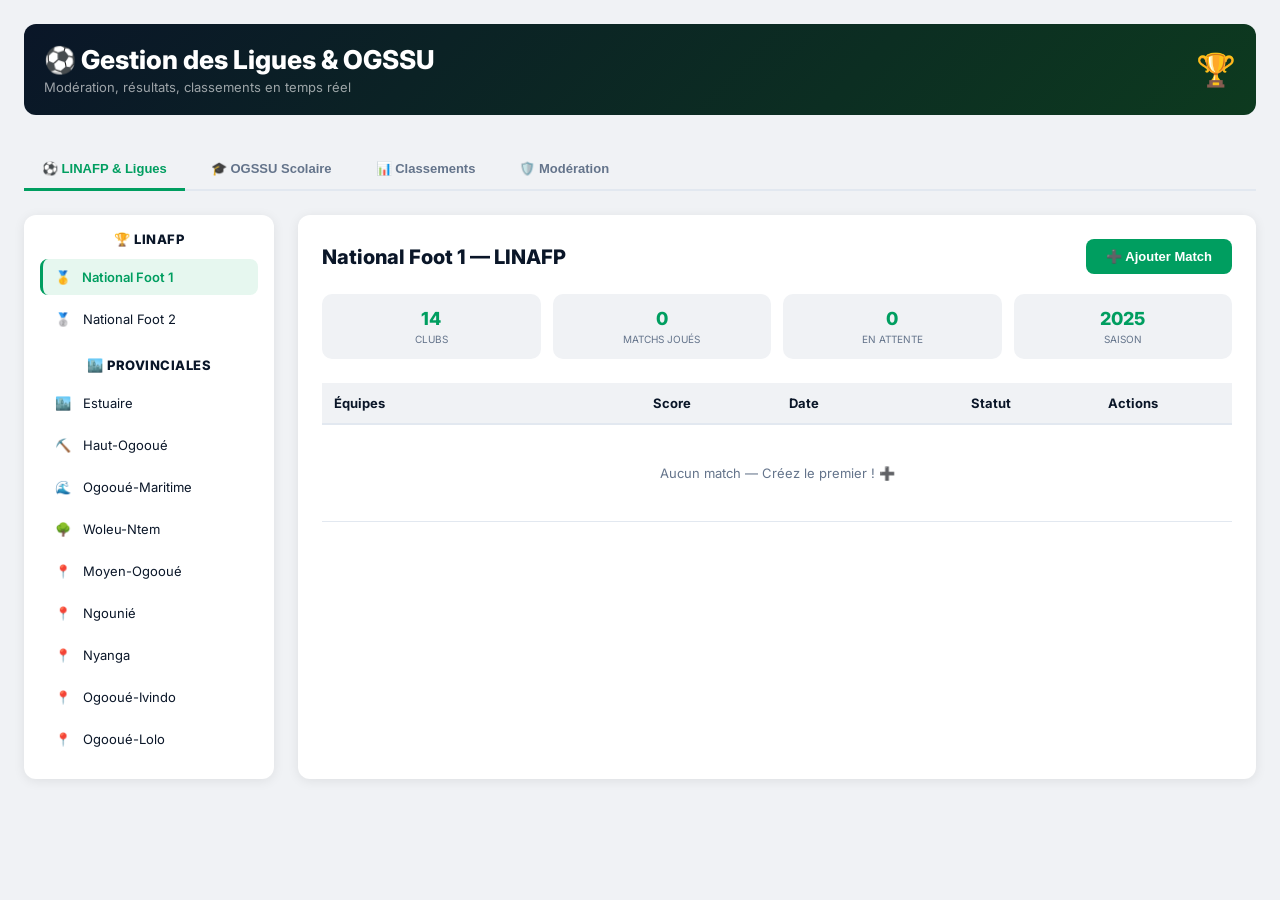
<file: admin-documents.html>
<!DOCTYPE html>
<html lang="fr">
<head>
<meta charset="UTF-8"/>
<meta name="viewport" content="width=device-width,initial-scale=1.0"/>
<title>GFC Admin — Ligues & OGSSU</title>
<link href="https://fonts.googleapis.com/css2?family=Inter:wght@400;500;600;700;800&display=swap" rel="stylesheet"/>
<style>
:root{
  --green:#009E60;--green-dk:#007a47;--green-lt:#e6f7ef;
  --yellow:#FFD700;--navy:#0A1628;--navy-md:#1a2d4a;
  --white:#fff;--gray-bg:#F0F2F5;--gray-bd:#e2e8f0;
  --gray-txt:#64748b;--danger:#ef4444;--warn:#f59e0b;
  --blue:#3b82f6;--purple:#8b5cf6;--orange:#f97316;
  --radius:12px;--shadow:0 2px 12px rgba(0,0,0,.08);
}
*,*::before,*::after{box-sizing:border-box;margin:0;padding:0;}
body{font-family:'Inter',system-ui,sans-serif;background:var(--gray-bg);color:var(--navy);min-height:100vh;}
@keyframes fadeUp{from{opacity:0;transform:translateY(14px)}to{opacity:1;transform:translateY(0)}}

.container{max-width:1400px;margin:0 auto;padding:24px;}
.header{display:flex;align-items:center;justify-content:space-between;margin-bottom:32px;padding:20px;background:linear-gradient(135deg,var(--navy),#0d3a1f);border-radius:var(--radius);color:#fff;}
.header-title{font-size:26px;font-weight:800;}
.header-sub{font-size:13px;color:rgba(255,255,255,.6);margin-top:4px;}

.nav-tabs{display:flex;gap:8px;margin-bottom:24px;border-bottom:2px solid var(--gray-bd);flex-wrap:wrap;}
.nav-tab{padding:12px 18px;border:none;background:none;cursor:pointer;font-size:13px;font-weight:700;color:var(--gray-txt);border-bottom:3px solid transparent;transition:all .2s;position:relative;top:2px;}
.nav-tab:hover{color:var(--navy);}
.nav-tab.active{color:var(--green);border-bottom-color:var(--green);}

.section{display:none;animation:fadeUp .3s ease;}
.section.active{display:block;}

/* LIGUES SECTION */
.ligues-container{display:grid;grid-template-columns:250px 1fr;gap:24px;}
.ligues-sidebar{background:#fff;border-radius:var(--radius);padding:16px;box-shadow:var(--shadow);height:fit-content;position:sticky;top:20px;}
.sidebar-title{font-size:13px;font-weight:800;color:var(--navy);margin-bottom:12px;text-transform:uppercase;letter-spacing:.5px;}
.ligue-item{padding:10px 12px;border-radius:8px;cursor:pointer;font-size:13px;color:var(--navy);transition:all .2s;border-left:3px solid transparent;margin-bottom:6px;}
.ligue-item:hover{background:var(--green-lt);color:var(--green);}
.ligue-item.active{background:var(--green-lt);color:var(--green);border-left-color:var(--green);font-weight:600;}
.ligue-icon{display:inline-block;margin-right:8px;}

.ligues-main{background:#fff;border-radius:var(--radius);padding:24px;box-shadow:var(--shadow);}
.ligue-header{display:flex;align-items:center;justify-content:space-between;margin-bottom:20px;}
.ligue-name{font-size:20px;font-weight:800;color:var(--navy);}
.ligue-info{display:grid;grid-template-columns:repeat(4,1fr);gap:12px;margin-bottom:24px;}
.info-card{background:var(--gray-bg);padding:14px;border-radius:10px;text-align:center;}
.info-value{font-size:18px;font-weight:800;color:var(--green);}
.info-label{font-size:10px;color:var(--gray-txt);margin-top:4px;text-transform:uppercase;}

.matches-table{width:100%;border-collapse:collapse;font-size:13px;}
.matches-table th{background:var(--gray-bg);padding:12px;text-align:left;font-weight:700;color:var(--navy);border-bottom:2px solid var(--gray-bd);}
.matches-table td{padding:12px;border-bottom:1px solid var(--gray-bd);}
.matches-table tbody tr:hover{background:var(--green-lt);}
.match-teams{display:flex;align-items:center;gap:8px;flex:1;}
.team-name{font-weight:600;color:var(--navy);}
.match-score{font-size:16px;font-weight:800;color:var(--green);min-width:60px;text-align:center;}
.match-status{display:inline-block;padding:4px 10px;border-radius:6px;font-size:11px;font-weight:700;}
.match-status.pending{background:rgba(245,158,11,.2);color:#b45309;}
.match-status.played{background:rgba(0,158,96,.2);color:var(--green);}
.match-status.live{background:rgba(59,130,246,.2);color:var(--blue);animation:pulse 1.5s infinite;}
.match-actions{display:flex;gap:6px;}
.btn-sm{padding:6px 12px;border:none;border-radius:6px;font-size:11px;font-weight:700;cursor:pointer;transition:all .2s;}
.btn-sm.edit{background:var(--blue);color:#fff;}
.btn-sm.delete{background:var(--danger);color:#fff;}
.btn-sm:hover{transform:translateY(-1px);box-shadow:0 4px 12px rgba(0,0,0,.15);}

.form-group{margin-bottom:16px;}
.form-label{display:block;font-size:12px;font-weight:700;color:var(--navy);margin-bottom:6px;text-transform:uppercase;letter-spacing:.3px;}
.form-input,.form-select{width:100%;padding:10px 12px;border:1.5px solid var(--gray-bd);border-radius:8px;font-size:13px;font-family:'Inter',sans-serif;}
.form-input:focus,.form-select:focus{outline:none;border-color:var(--green);background:var(--green-lt);}

.modal{display:none;position:fixed;inset:0;background:rgba(0,0,0,.4);z-index:1000;align-items:center;justify-content:center;}
.modal.open{display:flex;}
.modal-content{background:#fff;border-radius:var(--radius);padding:28px;max-width:500px;width:90%;box-shadow:0 20px 60px rgba(0,0,0,.2);}
.modal-title{font-size:18px;font-weight:800;color:var(--navy);margin-bottom:16px;}
.modal-footer{display:flex;gap:12px;margin-top:24px;justify-content:flex-end;}
.btn{padding:10px 20px;border:none;border-radius:8px;font-size:13px;font-weight:700;cursor:pointer;transition:all .2s;}
.btn.green{background:var(--green);color:#fff;}
.btn.gray{background:var(--gray-bg);color:var(--navy);}
.btn.green:hover{background:var(--green-dk);}
.btn.gray:hover{background:#e2e8f0;}

/* OGSSU SECTION */
.ogssu-container{background:#fff;border-radius:var(--radius);padding:24px;box-shadow:var(--shadow);}
.ogssu-header{background:linear-gradient(135deg,var(--purple),#6d28d9);color:#fff;padding:20px;border-radius:10px;margin-bottom:24px;}
.ogssu-title{font-size:18px;font-weight:800;margin-bottom:4px;}
.ogssu-subtitle{font-size:12px;opacity:.8;}

.editions-grid{display:grid;grid-template-columns:repeat(auto-fill,minmax(280px,1fr));gap:16px;margin-bottom:24px;}
.edition-card{background:var(--gray-bg);border-radius:10px;padding:16px;border-left:4px solid var(--purple);}
.edition-year{font-size:14px;font-weight:800;color:var(--navy);}
.edition-info{display:grid;grid-template-columns:1fr 1fr;gap:8px;margin-top:10px;font-size:12px;}
.edition-stat{padding:8px;background:#fff;border-radius:6px;}
.edition-stat-label{color:var(--gray-txt);font-weight:600;}
.edition-stat-value{color:var(--purple);font-weight:800;font-size:14px;}

.disciplines-grid{display:grid;grid-template-columns:repeat(auto-fill,minmax(150px,1fr));gap:12px;margin-bottom:24px;}
.discipline-badge{padding:10px;background:var(--gray-bg);border-radius:8px;text-align:center;border:1.5px solid var(--gray-bd);}
.discipline-icon{font-size:20px;display:block;margin-bottom:6px;}
.discipline-name{font-size:12px;font-weight:700;color:var(--navy);}

.results-card{background:var(--gray-bg);border-radius:10px;padding:16px;margin-bottom:16px;}
.results-header{display:flex;justify-content:space-between;align-items:center;margin-bottom:12px;}
.results-title{font-size:13px;font-weight:800;color:var(--navy);}
.btn-add{padding:8px 14px;background:var(--green);color:#fff;border:none;border-radius:6px;font-size:12px;font-weight:700;cursor:pointer;}
.results-list{display:flex;flex-direction:column;gap:8px;}
.result-item{display:flex;align-items:center;justify-content:space-between;padding:10px;background:#fff;border-radius:6px;}
.result-teams{font-size:12px;font-weight:600;color:var(--navy);}
.result-score{font-size:14px;font-weight:800;color:var(--green);margin:0 12px;}
.result-actions{display:flex;gap:6px;}

/* STANDINGS */
.standings-table{width:100%;border-collapse:collapse;font-size:12px;margin-top:16px;}
.standings-table th{background:var(--gray-bg);padding:10px;text-align:left;font-weight:700;color:var(--navy);border-bottom:2px solid var(--gray-bd);}
.standings-table td{padding:10px;border-bottom:1px solid var(--gray-bd);}
.standings-table tbody tr:hover{background:var(--green-lt);}
.rank{font-weight:800;color:var(--navy);width:30px;}
.team{font-weight:600;flex:1;}
.stat{text-align:center;width:40px;color:var(--gray-txt);}
.stat.points{font-weight:800;color:var(--green);width:50px;}

/* RESPONSIVE */
@media (max-width:768px){
  .ligues-container{grid-template-columns:1fr;}
  .ligues-sidebar{position:relative;top:0;}
  .ligue-info{grid-template-columns:repeat(2,1fr);}
  .nav-tabs{flex-direction:column;}
  .editions-grid{grid-template-columns:1fr;}
  .matches-table{font-size:11px;}
  .modal-content{padding:20px;}
}
</style>
<style id="gsc-layout-global">
h1,h2,h3,h4,h5,h6,
[class*="title"]:not(button):not(a):not(input):not(select):not(textarea):not(label):not(th):not(td):not(.no-justify){text-align:center!important;text-wrap:balance}
p:not(button):not(a):not(input):not(select):not(textarea):not(label):not(th):not(td):not(.no-justify),
[class*="excerpt"]:not(button):not(a):not(input):not(select):not(textarea):not(label):not(th):not(td):not(.no-justify),
[class*="desc"]:not(button):not(a):not(input):not(select):not(textarea):not(label):not(th):not(td):not(.no-justify),
[class*="paragraph"]:not(button):not(a):not(input):not(select):not(textarea):not(label):not(th):not(td):not(.no-justify),
[class*="intro"]:not(button):not(a):not(input):not(select):not(textarea):not(label):not(th):not(td):not(.no-justify){text-align:justify!important;text-justify:inter-word;hyphens:auto;-webkit-hyphens:auto;overflow-wrap:break-word;text-wrap:pretty}
</style>
</head>
<body>

<div class="container">
  <!-- HEADER -->
  <div class="header">
    <div>
      <div class="header-title">⚽ Gestion des Ligues & OGSSU</div>
      <div class="header-sub">Modération, résultats, classements en temps réel</div>
    </div>
    <div style="font-size:32px;">🏆</div>
  </div>

  <!-- NAVIGATION -->
  <div class="nav-tabs">
    <button class="nav-tab active" onclick="switchSection('ligues')">⚽ LINAFP & Ligues</button>
    <button class="nav-tab" onclick="switchSection('ogssu')">🎓 OGSSU Scolaire</button>
    <button class="nav-tab" onclick="switchSection('standings')">📊 Classements</button>
    <button class="nav-tab" onclick="switchSection('moderation')">🛡️ Modération</button>
  </div>

  <!-- SECTION LIGUES -->
  <div class="section active" id="section-ligues">
    <div class="ligues-container">
      <!-- SIDEBAR LIGUES -->
      <div class="ligues-sidebar">
        <div class="sidebar-title">🏆 LINAFP</div>
        <div class="ligue-item active" onclick="selectLigue('nf1')"><span class="ligue-icon">🥇</span> National Foot 1</div>
        <div class="ligue-item" onclick="selectLigue('nf2')"><span class="ligue-icon">🥈</span> National Foot 2</div>
        
        <div class="sidebar-title" style="margin-top:20px;">🏙️ Provinciales</div>
        <div class="ligue-item" onclick="selectLigue('estuaire')"><span class="ligue-icon">🏙️</span> Estuaire</div>
        <div class="ligue-item" onclick="selectLigue('hogooue')"><span class="ligue-icon">⛏️</span> Haut-Ogooué</div>
        <div class="ligue-item" onclick="selectLigue('ogmartime')"><span class="ligue-icon">🌊</span> Ogooué-Maritime</div>
        <div class="ligue-item" onclick="selectLigue('woleuntem')"><span class="ligue-icon">🌳</span> Woleu-Ntem</div>
        <div class="ligue-item" onclick="selectLigue('moyen')"><span class="ligue-icon">📍</span> Moyen-Ogooué</div>
        <div class="ligue-item" onclick="selectLigue('ngouniu')"><span class="ligue-icon">📍</span> Ngounié</div>
        <div class="ligue-item" onclick="selectLigue('nyanga')"><span class="ligue-icon">📍</span> Nyanga</div>
        <div class="ligue-item" onclick="selectLigue('ogounindivo')"><span class="ligue-icon">📍</span> Ogooué-Ivindo</div>
        <div class="ligue-item" onclick="selectLigue('ogogolo')"><span class="ligue-icon">📍</span> Ogooué-Lolo</div>
      </div>

      <!-- MAIN CONTENT LIGUES -->
      <div class="ligues-main">
        <div class="ligue-header">
          <div class="ligue-name" id="ligue-title">National Foot 1 — LINAFP</div>
          <button class="btn green" onclick="openModal('match-modal')">➕ Ajouter Match</button>
        </div>

        <div class="ligue-info" id="ligue-info">
          <div class="info-card">
            <div class="info-value" id="info-clubs">14</div>
            <div class="info-label">Clubs</div>
          </div>
          <div class="info-card">
            <div class="info-value" id="info-matches">0</div>
            <div class="info-label">Matchs Joués</div>
          </div>
          <div class="info-card">
            <div class="info-value" id="info-pending">0</div>
            <div class="info-label">En Attente</div>
          </div>
          <div class="info-card">
            <div class="info-value" id="info-saison">2025-26</div>
            <div class="info-label">Saison</div>
          </div>
        </div>

        <table class="matches-table">
          <thead>
            <tr>
              <th style="width:35%;">Équipes</th>
              <th style="width:15%;">Score</th>
              <th style="width:20%;">Date</th>
              <th style="width:15%;">Statut</th>
              <th style="width:15%;">Actions</th>
            </tr>
          </thead>
          <tbody id="matches-list">
            <tr>
              <td colspan="5" style="text-align:center;padding:40px;color:var(--gray-txt);">Aucun match — Créez le premier ! ➕</td>
            </tr>
          </tbody>
        </table>
      </div>
    </div>
  </div>

  <!-- SECTION OGSSU -->
  <div class="section" id="section-ogssu">
    <div class="ogssu-container">
      <div class="ogssu-header">
        <div class="ogssu-title">🎓 OGSSU — Jeux Scolaires & Universitaires</div>
        <div class="ogssu-subtitle">Gestion des éditions et résultats nationaux</div>
      </div>

      <!-- ÉDITIONS -->
      <div style="margin-bottom:32px;">
        <h3 style="font-size:15px;font-weight:800;color:var(--navy);margin-bottom:16px;">📅 Éditions</h3>
        <div class="editions-grid" id="ogssu-editions">
          <!-- Éditions dynamiques -->
        </div>
      </div>

      <!-- DISCIPLINES -->
      <div style="margin-bottom:32px;">
        <h3 style="font-size:15px;font-weight:800;color:var(--navy);margin-bottom:16px;">🏅 Disciplines</h3>
        <div class="disciplines-grid" id="ogssu-disciplines">
          <!-- Disciplines dynamiques -->
        </div>
      </div>

      <!-- RÉSULTATS FINALES FOOTBALL -->
      <div>
        <h3 style="font-size:15px;font-weight:800;color:var(--navy);margin-bottom:16px;">⚽ Résultats Finales — Football (41e Édition)</h3>
        <div class="results-card">
          <div class="results-header">
            <div class="results-title">Catégories & Finalistes</div>
            <button class="btn-add" onclick="openModal('result-modal')">➕ Ajouter Résultat</button>
          </div>
          <div class="results-list" id="ogssu-results">
            <div style="color:var(--gray-txt);text-align:center;padding:20px;">Aucun résultat enregistré</div>
          </div>
        </div>
      </div>

      <!-- STANDINGS OGSSU -->
      <div style="margin-top:24px;">
        <h3 style="font-size:15px;font-weight:800;color:var(--navy);margin-bottom:16px;">🏆 Classement des Provinces (41e Édition)</h3>
        <table class="standings-table" id="ogssu-standings">
          <thead>
            <tr>
              <th>#</th>
              <th>Province</th>
              <th>Or</th>
              <th>Argent</th>
              <th>Bronze</th>
              <th>Total Titres</th>
            </tr>
          </thead>
          <tbody>
            <!-- Dynamique -->
          </tbody>
        </table>
      </div>
    </div>
  </div>

  <!-- SECTION STANDINGS -->
  <div class="section" id="section-standings">
    <div style="background:#fff;border-radius:var(--radius);padding:24px;box-shadow:var(--shadow);">
      <h2 style="font-size:18px;font-weight:800;color:var(--navy);margin-bottom:20px;">📊 Classements Détaillés</h2>
      
      <div style="display:grid;grid-template-columns:1fr 1fr;gap:24px;">
        <div>
          <h3 style="font-size:14px;font-weight:800;color:var(--navy);margin-bottom:12px;">National Foot 1</h3>
          <table class="standings-table" id="nf1-standings">
            <thead>
              <tr>
                <th>#</th>
                <th>Club</th>
                <th>J</th>
                <th>G</th>
                <th>N</th>
                <th>P</th>
                <th>Pts</th>
              </tr>
            </thead>
            <tbody id="nf1-standings-body">
            </tbody>
          </table>
        </div>
        <div>
          <h3 style="font-size:14px;font-weight:800;color:var(--navy);margin-bottom:12px;">National Foot 2</h3>
          <table class="standings-table" id="nf2-standings">
            <thead>
              <tr>
                <th>#</th>
                <th>Club</th>
                <th>J</th>
                <th>G</th>
                <th>N</th>
                <th>P</th>
                <th>Pts</th>
              </tr>
            </thead>
            <tbody id="nf2-standings-body">
            </tbody>
          </table>
        </div>
      </div>
    </div>
  </div>

  <!-- SECTION MODÉRATION -->
  <div class="section" id="section-moderation">
    <div style="background:#fff;border-radius:var(--radius);padding:24px;box-shadow:var(--shadow);">
      <h2 style="font-size:18px;font-weight:800;color:var(--navy);margin-bottom:20px;">🛡️ Modération & Validation</h2>
      
      <div style="display:grid;grid-template-columns:repeat(3,1fr);gap:16px;margin-bottom:24px;">
        <div style="background:var(--gray-bg);padding:16px;border-radius:10px;">
          <div style="font-size:12px;color:var(--gray-txt);font-weight:700;margin-bottom:6px;text-transform:uppercase;">Matchs en Attente</div>
          <div style="font-size:28px;font-weight:800;color:var(--warn);" id="pending-count">0</div>
        </div>
        <div style="background:var(--gray-bg);padding:16px;border-radius:10px;">
          <div style="font-size:12px;color:var(--gray-txt);font-weight:700;margin-bottom:6px;text-transform:uppercase;">Validés</div>
          <div style="font-size:28px;font-weight:800;color:var(--green);" id="validated-count">0</div>
        </div>
        <div style="background:var(--gray-bg);padding:16px;border-radius:10px;">
          <div style="font-size:12px;color:var(--gray-txt);font-weight:700;margin-bottom:6px;text-transform:uppercase;">Rejetés</div>
          <div style="font-size:28px;font-weight:800;color:var(--danger);" id="rejected-count">0</div>
        </div>
      </div>

      <h3 style="font-size:14px;font-weight:800;color:var(--navy);margin-bottom:12px;">Matchs à Réviser</h3>
      <table class="matches-table">
        <thead>
          <tr>
            <th>Ligue</th>
            <th>Équipes</th>
            <th>Score</th>
            <th>Soumis par</th>
            <th>Actions</th>
          </tr>
        </thead>
        <tbody id="moderation-list">
          <tr>
            <td colspan="5" style="text-align:center;padding:30px;color:var(--gray-txt);">Tous les matchs sont validés ✅</td>
          </tr>
        </tbody>
      </table>
    </div>
  </div>
</div>

<!-- MODAL MATCH -->
<div class="modal" id="match-modal">
  <div class="modal-content">
    <div class="modal-title">➕ Ajouter un Match</div>
    <div class="form-group">
      <label class="form-label">Ligue</label>
      <select class="form-select" id="match-ligue">
        <option value="nf1">National Foot 1</option>
        <option value="nf2">National Foot 2</option>
        <option value="estuaire">Ligue Estuaire</option>
      </select>
    </div>
    <div style="display:grid;grid-template-columns:1fr 1fr;gap:12px;">
      <div class="form-group">
        <label class="form-label">Équipe 1</label>
        <select class="form-select" id="match-team1">
          <option value="">Sélectionner...</option>
        </select>
      </div>
      <div class="form-group">
        <label class="form-label">Équipe 2</label>
        <select class="form-select" id="match-team2">
          <option value="">Sélectionner...</option>
        </select>
      </div>
    </div>
    <div style="display:grid;grid-template-columns:1fr 1fr;gap:12px;">
      <div class="form-group">
        <label class="form-label">Score Équipe 1</label>
        <input type="number" class="form-input" id="match-score1" placeholder="0" min="0"/>
      </div>
      <div class="form-group">
        <label class="form-label">Score Équipe 2</label>
        <input type="number" class="form-input" id="match-score2" placeholder="0" min="0"/>
      </div>
    </div>
    <div class="form-group">
      <label class="form-label">Date & Heure</label>
      <input type="datetime-local" class="form-input" id="match-date"/>
    </div>
    <div class="form-group">
      <label class="form-label">Stade/Lieu</label>
      <input type="text" class="form-input" id="match-lieu" placeholder="ex: Stade Omnisports de Libreville"/>
    </div>
    <div class="modal-footer">
      <button class="btn gray" onclick="closeModal('match-modal')">Annuler</button>
      <button class="btn green" onclick="saveMatch()">Enregistrer Match</button>
    </div>
  </div>
</div>

<!-- MODAL RÉSULTAT OGSSU -->
<div class="modal" id="result-modal">
  <div class="modal-content">
    <div class="modal-title">➕ Ajouter un Résultat</div>
    <div class="form-group">
      <label class="form-label">Catégorie</label>
      <select class="form-select" id="result-category">
        <option value="">Sélectionner...</option>
        <option value="lycees-garcons">Lycées & Collèges — Garçons</option>
        <option value="lycees-filles">Lycées & Collèges — Filles</option>
        <option value="universites">Universités & Grandes Écoles</option>
      </select>
    </div>
    <div style="display:grid;grid-template-columns:1fr 1fr;gap:12px;">
      <div class="form-group">
        <label class="form-label">Champion</label>
        <select class="form-select" id="result-champion">
          <option value="">Province gagnante...</option>
        </select>
      </div>
      <div class="form-group">
        <label class="form-label">Finaliste</label>
        <select class="form-select" id="result-finaliste">
          <option value="">Province finaliste...</option>
        </select>
      </div>
    </div>
    <div class="form-group">
      <label class="form-label">Notes</label>
      <textarea class="form-input" id="result-notes" placeholder="Détails supplémentaires..." style="resize:vertical;min-height:80px;"></textarea>
    </div>
    <div class="modal-footer">
      <button class="btn gray" onclick="closeModal('result-modal')">Annuler</button>
      <button class="btn green" onclick="saveOGSSUResult()">Enregistrer Résultat</button>
    </div>
  </div>
</div>

<script>
// ═══════════════════════════════════════════════════════════
// DONNÉES CENTRALISÉES
// ═══════════════════════════════════════════════════════════

const LIGUES_DATA = {
  nf1: {
    nom: 'National Foot 1 — LINAFP',
    niveau: 'National Professionnel',
    saison: '2025-2026',
    clubs: 14,
    clubs_list: [
      'AS Mangasport','Stade Migovéen','Oyem AC','Ogooué FC',
      'FC 105','AS Stade Mandji','AS Police Nationale','Akanda FC',
      'US Bitam','RC Bouenguidi','AS Sogéa','FC Diables Noirs',
      'US Owendo','Abeilles FC'
    ]
  },
  nf2: {
    nom: 'National Foot 2 — LINAFP',
    niveau: 'Deuxième Échelon',
    saison: '2025-2026',
    clubs: 12,
    clubs_list: [
      'AS Perroquets Verts','FC Renaissance','Jeunesse Sportive Libreville',
      'AS Cheminots','Moanda FC B','AS Moabi','US Tchibanga','AC Koulamoutou',
      'Jeunesse Oyem','AS Lastoursville','US Fougamou','African Stars United'
    ]
  },
  estuaire: {
    nom: '🏙️ Ligue de l\'Estuaire',
    niveau: 'Provincial',
    saison: '2025-2026',
    clubs: 24,
    clubs_list: [
      'AS Libreville Nord','FC Owendo','AS Ntoum','Akanda FC B',
      'JS Libreville','AS Sibang','FC Malibé','US Kango','AS Ndzomé',
      'FC Port Môle','AS Angondjé','FC PK5','AS Lalala','Jeunesse PK8',
      'AS Lendoho','FC Bikélé','US Cocobeach','AS Andock',
      'FC Bolokoboué','AS Ekouk','JS Sibang','FC Alibandeng',
      'AS Nomba','US Akok'
    ]
  }
};

const OGSSU_DATA = {
  id: 'ogssu',
  nom: 'OGSSU — Sport Scolaire & Universitaire',
  jeux: [
    { edition: '40e Édition', annee: 2024, champion: 'Woleu-Ntem' },
    { edition: '41e Édition', annee: 2025, champion: 'TBD' }
  ],
  provinces: ['Estuaire','Haut-Ogooué','Moyen-Ogooué','Ngounié','Nyanga','Ogooué-Ivindo','Ogooué-Lolo','Ogooué-Maritime','Woleu-Ntem'],
  disciplines: ['⚽ Football','🏀 Basketball','🤾 Handball','⚾ Volleyball','🏃 Athlétisme']
};

let currentLigue = 'nf1';
let matchesData = JSON.parse(localStorage.getItem('gsc_matches')) || [];
let ogssuResults = JSON.parse(localStorage.getItem('gsc_ogssu_results')) || [];

// ═══════════════════════════════════════════════════════════
// UI FUNCTIONS
// ═══════════════════════════════════════════════════════════

function switchSection(section) {
  document.querySelectorAll('.section').forEach(s => s.classList.remove('active'));
  document.getElementById('section-' + section).classList.add('active');
  document.querySelectorAll('.nav-tab').forEach(t => t.classList.remove('active'));
  event.target.classList.add('active');
  if(section === 'ligues') renderLigueView();
  if(section === 'ogssu') renderOGSSUView();
  if(section === 'standings') renderStandings();
  if(section === 'moderation') renderModeration();
}

function selectLigue(ligueId) {
  currentLigue = ligueId;
  document.querySelectorAll('.ligue-item').forEach(i => i.classList.remove('active'));
  event.target.closest('.ligue-item').classList.add('active');
  renderLigueView();
}

function renderLigueView() {
  const ligue = LIGUES_DATA[currentLigue];
  if(!ligue) return;
  document.getElementById('ligue-title').textContent = ligue.nom;
  document.getElementById('info-clubs').textContent = ligue.clubs;
  document.getElementById('info-saison').textContent = ligue.saison.split('-')[0];
  
  const ligueMatches = matchesData.filter(m => m.ligue === currentLigue);
  document.getElementById('info-matches').textContent = ligueMatches.filter(m => m.score1 !== null).length;
  document.getElementById('info-pending').textContent = ligueMatches.filter(m => m.score1 === null).length;
  
  // Populate teams dropdown
  const t1 = document.getElementById('match-team1');
  const t2 = document.getElementById('match-team2');
  t1.innerHTML = '<option value="">Sélectionner...</option>';
  t2.innerHTML = '<option value="">Sélectionner...</option>';
  ligue.clubs_list.forEach(team => {
    t1.innerHTML += `<option value="${team}">${team}</option>`;
    t2.innerHTML += `<option value="${team}">${team}</option>`;
  });
  
  // Render matches table
  const tbody = document.getElementById('matches-list');
  if(!ligueMatches.length) {
    tbody.innerHTML = '<tr><td colspan="5" style="text-align:center;padding:40px;color:var(--gray-txt);">Aucun match — Créez le premier ! ➕</td></tr>';
  } else {
    tbody.innerHTML = ligueMatches.map(m => `
      <tr>
        <td><div class="match-teams"><span class="team-name">${m.team1}</span> <span style="color:var(--gray-txt);margin:0 6px;">vs</span> <span class="team-name">${m.team2}</span></div></td>
        <td><span class="match-score">${m.score1 !== null ? m.score1 + '-' + m.score2 : '—'}</span></td>
        <td>${m.date ? new Date(m.date).toLocaleDateString('fr-FR') : 'TBD'}</td>
        <td><span class="match-status ${m.score1 !== null ? 'played' : 'pending'}">${m.score1 !== null ? '✅ Joué' : '⏳ Attente'}</span></td>
        <td><div class="match-actions"><button class="btn-sm edit" onclick="editMatch('${m.id}')">Éditer</button><button class="btn-sm delete" onclick="deleteMatch('${m.id}')">Supprimer</button></div></td>
      </tr>
    `).join('');
  }
}

function renderOGSSUView() {
  // Éditions
  const edDiv = document.getElementById('ogssu-editions');
  edDiv.innerHTML = OGSSU_DATA.jeux.map(j => `
    <div class="edition-card">
      <div class="edition-year">${j.edition}</div>
      <div class="edition-info">
        <div class="edition-stat">
          <div class="edition-stat-label">Année</div>
          <div class="edition-stat-value">${j.annee}</div>
        </div>
        <div class="edition-stat">
          <div class="edition-stat-label">Champion</div>
          <div class="edition-stat-value">${j.champion}</div>
        </div>
      </div>
    </div>
  `).join('');
  
  // Disciplines
  const disDiv = document.getElementById('ogssu-disciplines');
  const icons = ['⚽','🏀','🤾','⚾','🏃'];
  disDiv.innerHTML = OGSSU_DATA.disciplines.map((d, i) => `
    <div class="discipline-badge">
      <span class="discipline-icon">${d.split(' ')[0]}</span>
      <span class="discipline-name">${d.split(' ').slice(1).join(' ')}</span>
    </div>
  `).join('');
  
  // Résultats
  const resDiv = document.getElementById('ogssu-results');
  if(!ogssuResults.length) {
    resDiv.innerHTML = '<div style="color:var(--gray-txt);text-align:center;padding:20px;">Aucun résultat enregistré</div>';
  } else {
    resDiv.innerHTML = ogssuResults.map(r => `
      <div class="result-item">
        <div class="result-teams"><strong>${r.category}</strong> — ${r.champion} vs ${r.finaliste}</div>
        <div class="result-actions"><button class="btn-sm delete" onclick="deleteOGSSUResult('${r.id}')">🗑️</button></div>
      </div>
    `).join('');
  }
  
  // Standings
  const standingsBody = document.getElementById('ogssu-standings').querySelector('tbody');
  const provinceScores = {};
  OGSSU_DATA.provinces.forEach(p => provinceScores[p] = { or: 0, argent: 0, bronze: 0 });
  ogssuResults.forEach(r => {
    if(provinceScores[r.champion]) provinceScores[r.champion].or++;
    if(provinceScores[r.finaliste]) provinceScores[r.finaliste].argent++;
  });
  standingsBody.innerHTML = Object.entries(provinceScores)
    .sort((a, b) => (b[1].or + b[1].argent) - (a[1].or + a[1].argent))
    .map((p, i) => `
      <tr>
        <td class="rank">${i + 1}</td>
        <td class="team">${p[0]}</td>
        <td class="stat">${p[1].or}</td>
        <td class="stat">${p[1].argent}</td>
        <td class="stat">0</td>
        <td class="stat points">${p[1].or + p[1].argent}</td>
      </tr>
    `).join('');
}

function renderStandings() {
  const nf1Body = document.getElementById('nf1-standings-body');
  const nf2Body = document.getElementById('nf2-standings-body');
  
  LIGUES_DATA.nf1.clubs_list.forEach((club, i) => {
    nf1Body.innerHTML += `
      <tr>
        <td class="rank">${i + 1}</td>
        <td class="team">${club}</td>
        <td class="stat">0</td>
        <td class="stat">0</td>
        <td class="stat">0</td>
        <td class="stat">0</td>
        <td class="stat points">0</td>
      </tr>
    `;
  });
}

function renderModeration() {
  const pending = matchesData.filter(m => m.score1 === null);
  document.getElementById('pending-count').textContent = pending.length;
  document.getElementById('validated-count').textContent = matchesData.filter(m => m.score1 !== null).length;
  document.getElementById('rejected-count').textContent = 0;
}

// ═══════════════════════════════════════════════════════════
// MODAL FUNCTIONS
// ═══════════════════════════════════════════════════════════

function openModal(id) { document.getElementById(id).classList.add('open'); }
function closeModal(id) { document.getElementById(id).classList.remove('open'); }

function saveMatch() {
  const match = {
    id: Date.now().toString(),
    ligue: document.getElementById('match-ligue').value,
    team1: document.getElementById('match-team1').value,
    team2: document.getElementById('match-team2').value,
    score1: document.getElementById('match-score1').value ? parseInt(document.getElementById('match-score1').value) : null,
    score2: document.getElementById('match-score2').value ? parseInt(document.getElementById('match-score2').value) : null,
    date: document.getElementById('match-date').value,
    lieu: document.getElementById('match-lieu').value
  };
  if(!match.team1 || !match.team2) { alert('Sélectionnez les deux équipes'); return; }
  matchesData.push(match);
  localStorage.setItem('gsc_matches', JSON.stringify(matchesData));
  closeModal('match-modal');
  renderLigueView();
  alert('✅ Match enregistré !');
}

function saveOGSSUResult() {
  const result = {
    id: Date.now().toString(),
    category: document.getElementById('result-category').value,
    champion: document.getElementById('result-champion').value,
    finaliste: document.getElementById('result-finaliste').value,
    notes: document.getElementById('result-notes').value
  };
  if(!result.champion || !result.finaliste) { alert('Sélectionnez champion et finaliste'); return; }
  ogssuResults.push(result);
  localStorage.setItem('gsc_ogssu_results', JSON.stringify(ogssuResults));
  closeModal('result-modal');
  renderOGSSUView();
  alert('✅ Résultat enregistré !');
}

function deleteMatch(id) {
  if(!confirm('Supprimer ce match ?')) return;
  matchesData = matchesData.filter(m => m.id !== id);
  localStorage.setItem('gsc_matches', JSON.stringify(matchesData));
  renderLigueView();
}

function deleteOGSSUResult(id) {
  if(!confirm('Supprimer ce résultat ?')) return;
  ogssuResults = ogssuResults.filter(r => r.id !== id);
  localStorage.setItem('gsc_ogssu_results', JSON.stringify(ogssuResults));
  renderOGSSUView();
}

// Init
document.addEventListener('DOMContentLoaded', () => {
  renderLigueView();
});
</script>
</body>
</html>
</file>
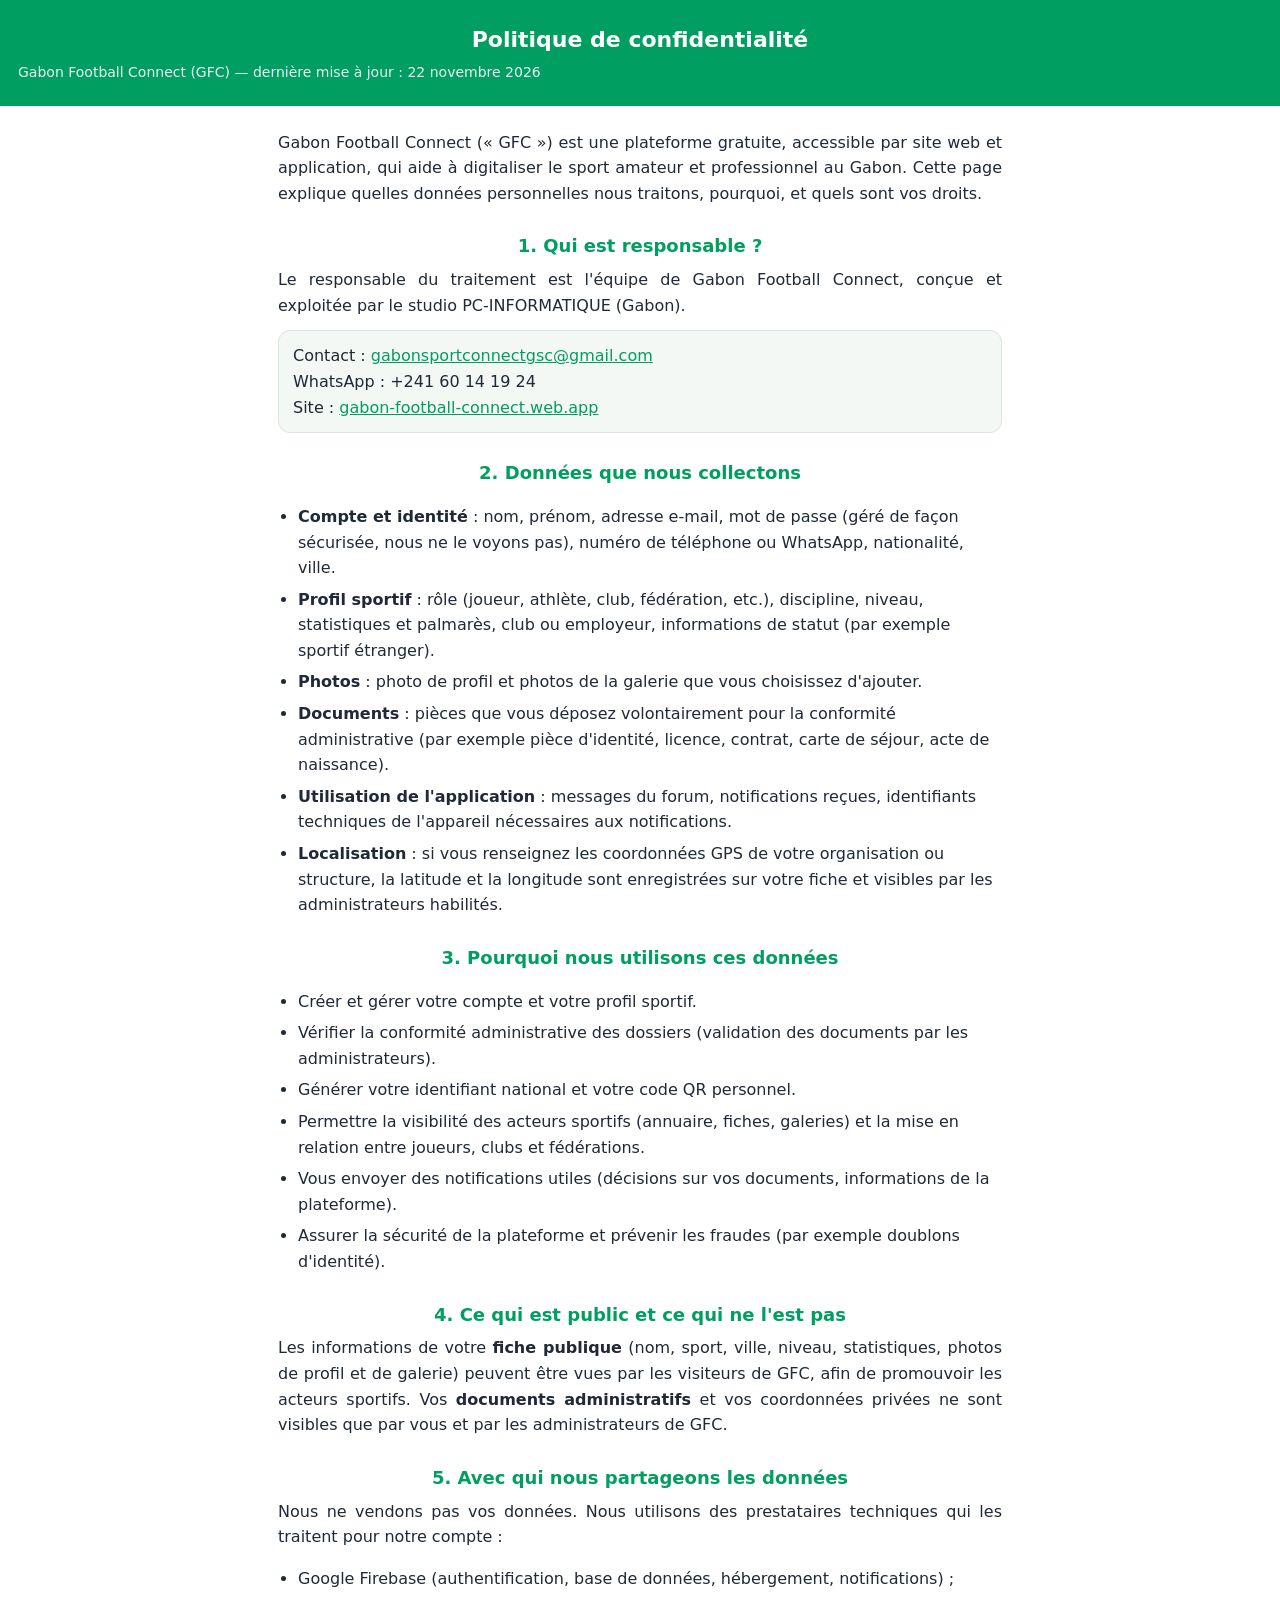
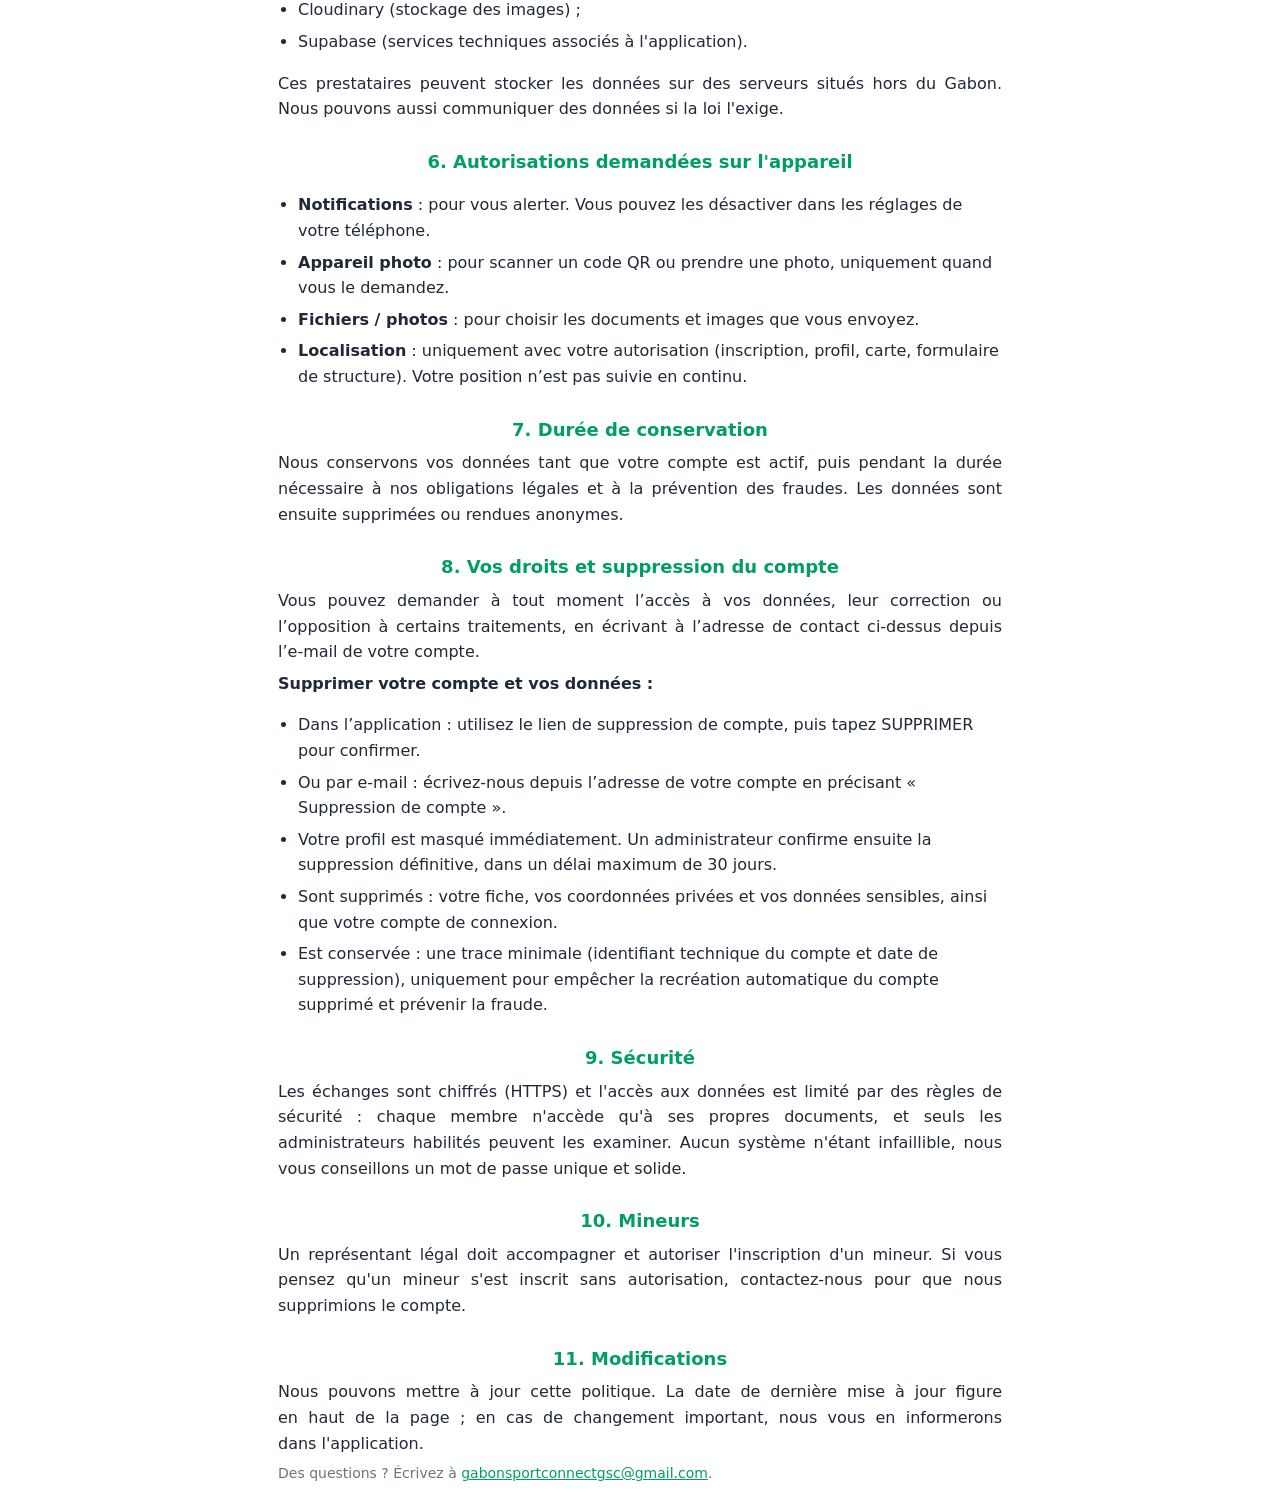
<file: confidentialite.html>
<!DOCTYPE html>
<html lang="fr">
<head>
<meta charset="utf-8">
<meta name="viewport" content="width=device-width, initial-scale=1">
<title>Politique de confidentialité — Gabon Football Connect</title>
<meta name="theme-color" content="#009E60">
<style>
  :root { --bg:#ffffff; --txt:#1f2937; --muted:#6b7280; --green:#009E60; --card:#f3f8f5; --line:#d9e6df; }
  @media (prefers-color-scheme: dark) {
    :root { --bg:#10161a; --txt:#e5e7eb; --muted:#9ca3af; --card:#17211c; --line:#2a3a31; }
  }
  * { box-sizing: border-box; }
  body { margin:0; background:var(--bg); color:var(--txt); font:16px/1.6 system-ui, -apple-system, "Segoe UI", Roboto, sans-serif; }
  header { background:var(--green); color:#fff; padding:22px 18px; }
  header h1 { margin:0; font-size:22px; }
  header p { margin:4px 0 0; opacity:.9; font-size:14px; }
  main { max-width:760px; margin:0 auto; padding:18px; }
  h2 { color:var(--green); font-size:18px; margin:26px 0 6px; }
  p, li { margin:6px 0; }
  ul { padding-left:20px; }
  .box { background:var(--card); border:1px solid var(--line); border-radius:12px; padding:12px 14px; margin:12px 0; }
  .muted { color:var(--muted); font-size:14px; }
  a { color:var(--green); }
</style>
<style id="gsc-layout-global">
h1,h2,h3,h4,h5,h6,
[class*="title"]:not(button):not(a):not(input):not(select):not(textarea):not(label):not(th):not(td):not(.no-justify){text-align:center!important;text-wrap:balance}
p:not(button):not(a):not(input):not(select):not(textarea):not(label):not(th):not(td):not(.no-justify),
[class*="excerpt"]:not(button):not(a):not(input):not(select):not(textarea):not(label):not(th):not(td):not(.no-justify),
[class*="desc"]:not(button):not(a):not(input):not(select):not(textarea):not(label):not(th):not(td):not(.no-justify),
[class*="paragraph"]:not(button):not(a):not(input):not(select):not(textarea):not(label):not(th):not(td):not(.no-justify),
[class*="intro"]:not(button):not(a):not(input):not(select):not(textarea):not(label):not(th):not(td):not(.no-justify){text-align:justify!important;text-justify:inter-word;hyphens:auto;-webkit-hyphens:auto;overflow-wrap:break-word;text-wrap:pretty}
</style>
</head>
<body>
<header>
  <h1>Politique de confidentialité</h1>
  <p>Gabon Football Connect (GFC) — dernière mise à jour : 22 novembre 2026</p>
</header>
<main>

<p>Gabon Football Connect (« GFC ») est une plateforme gratuite, accessible par site web et application, qui aide à digitaliser le sport amateur et professionnel au Gabon. Cette page explique quelles données personnelles nous traitons, pourquoi, et quels sont vos droits.</p>

<h2>1. Qui est responsable ?</h2>
<p>Le responsable du traitement est l'équipe de Gabon Football Connect, conçue et exploitée par le studio PC-INFORMATIQUE (Gabon).</p>
<div class="box">
  Contact : <a href="mailto:gabonsportconnectgsc@gmail.com">gabonsportconnectgsc@gmail.com</a><br>
  WhatsApp : +241 60 14 19 24<br>
  Site : <a href="https://gabon-football-connect.web.app">gabon-football-connect.web.app</a>
</div>

<h2>2. Données que nous collectons</h2>
<ul>
  <li><strong>Compte et identité</strong> : nom, prénom, adresse e-mail, mot de passe (géré de façon sécurisée, nous ne le voyons pas), numéro de téléphone ou WhatsApp, nationalité, ville.</li>
  <li><strong>Profil sportif</strong> : rôle (joueur, athlète, club, fédération, etc.), discipline, niveau, statistiques et palmarès, club ou employeur, informations de statut (par exemple sportif étranger).</li>
  <li><strong>Photos</strong> : photo de profil et photos de la galerie que vous choisissez d'ajouter.</li>
  <li><strong>Documents</strong> : pièces que vous déposez volontairement pour la conformité administrative (par exemple pièce d'identité, licence, contrat, carte de séjour, acte de naissance).</li>
  <li><strong>Utilisation de l'application</strong> : messages du forum, notifications reçues, identifiants techniques de l'appareil nécessaires aux notifications.</li>
<li><strong>Localisation</strong> : si vous renseignez les coordonnées GPS de votre organisation ou structure, la latitude et la longitude sont enregistrées sur votre fiche et visibles par les administrateurs habilités.</li>
</ul>

<h2>3. Pourquoi nous utilisons ces données</h2>
<ul>
  <li>Créer et gérer votre compte et votre profil sportif.</li>
  <li>Vérifier la conformité administrative des dossiers (validation des documents par les administrateurs).</li>
  <li>Générer votre identifiant national et votre code QR personnel.</li>
  <li>Permettre la visibilité des acteurs sportifs (annuaire, fiches, galeries) et la mise en relation entre joueurs, clubs et fédérations.</li>
  <li>Vous envoyer des notifications utiles (décisions sur vos documents, informations de la plateforme).</li>
  <li>Assurer la sécurité de la plateforme et prévenir les fraudes (par exemple doublons d'identité).</li>
</ul>

<h2>4. Ce qui est public et ce qui ne l'est pas</h2>
<p>Les informations de votre <strong>fiche publique</strong> (nom, sport, ville, niveau, statistiques, photos de profil et de galerie) peuvent être vues par les visiteurs de GFC, afin de promouvoir les acteurs sportifs. Vos <strong>documents administratifs</strong> et vos coordonnées privées ne sont visibles que par vous et par les administrateurs de GFC.</p>

<h2>5. Avec qui nous partageons les données</h2>
<p>Nous ne vendons pas vos données. Nous utilisons des prestataires techniques qui les traitent pour notre compte :</p>
<ul>
  <li>Google Firebase (authentification, base de données, hébergement, notifications) ;</li>
  <li>Cloudinary (stockage des images) ;</li>
  <li>Supabase (services techniques associés à l'application).</li>
</ul>
<p>Ces prestataires peuvent stocker les données sur des serveurs situés hors du Gabon. Nous pouvons aussi communiquer des données si la loi l'exige.</p>

<h2>6. Autorisations demandées sur l'appareil</h2>
<ul>
  <li><strong>Notifications</strong> : pour vous alerter. Vous pouvez les désactiver dans les réglages de votre téléphone.</li>
  <li><strong>Appareil photo</strong> : pour scanner un code QR ou prendre une photo, uniquement quand vous le demandez.</li>
  <li><strong>Fichiers / photos</strong> : pour choisir les documents et images que vous envoyez.</li>
<li><strong>Localisation</strong> : uniquement avec votre autorisation (inscription, profil, carte, formulaire de structure). Votre position n’est pas suivie en continu.</li>
</ul>

<h2>7. Durée de conservation</h2>
<p>Nous conservons vos données tant que votre compte est actif, puis pendant la durée nécessaire à nos obligations légales et à la prévention des fraudes. Les données sont ensuite supprimées ou rendues anonymes.</p>

<h2 id="suppression">8. Vos droits et suppression du compte</h2>
<p>Vous pouvez demander à tout moment l’accès à vos données, leur correction ou l’opposition à certains traitements, en écrivant à l’adresse de contact ci-dessus depuis l’e-mail de votre compte.</p>
<p><strong>Supprimer votre compte et vos données :</strong></p>
<ul>
<li>Dans l’application : utilisez le lien de suppression de compte, puis tapez SUPPRIMER pour confirmer.</li>
<li>Ou par e-mail : écrivez-nous depuis l’adresse de votre compte en précisant « Suppression de compte ».</li>
<li>Votre profil est masqué immédiatement. Un administrateur confirme ensuite la suppression définitive, dans un délai maximum de 30 jours.</li>
<li>Sont supprimés : votre fiche, vos coordonnées privées et vos données sensibles, ainsi que votre compte de connexion.</li>
<li>Est conservée : une trace minimale (identifiant technique du compte et date de suppression), uniquement pour empêcher la recréation automatique du compte supprimé et prévenir la fraude.</li>
</ul>

<h2>9. Sécurité</h2>
<p>Les échanges sont chiffrés (HTTPS) et l'accès aux données est limité par des règles de sécurité : chaque membre n'accède qu'à ses propres documents, et seuls les administrateurs habilités peuvent les examiner. Aucun système n'étant infaillible, nous vous conseillons un mot de passe unique et solide.</p>

<h2>10. Mineurs</h2>
<p>Un représentant légal doit accompagner et autoriser l'inscription d'un mineur. Si vous pensez qu'un mineur s'est inscrit sans autorisation, contactez-nous pour que nous supprimions le compte.</p>

<h2>11. Modifications</h2>
<p>Nous pouvons mettre à jour cette politique. La date de dernière mise à jour figure en haut de la page ; en cas de changement important, nous vous en informerons dans l'application.</p>

<p class="muted">Des questions ? Écrivez à <a href="mailto:gabonsportconnectgsc@gmail.com">gabonsportconnectgsc@gmail.com</a>.</p>
</main>
</body>
</html>
</file>
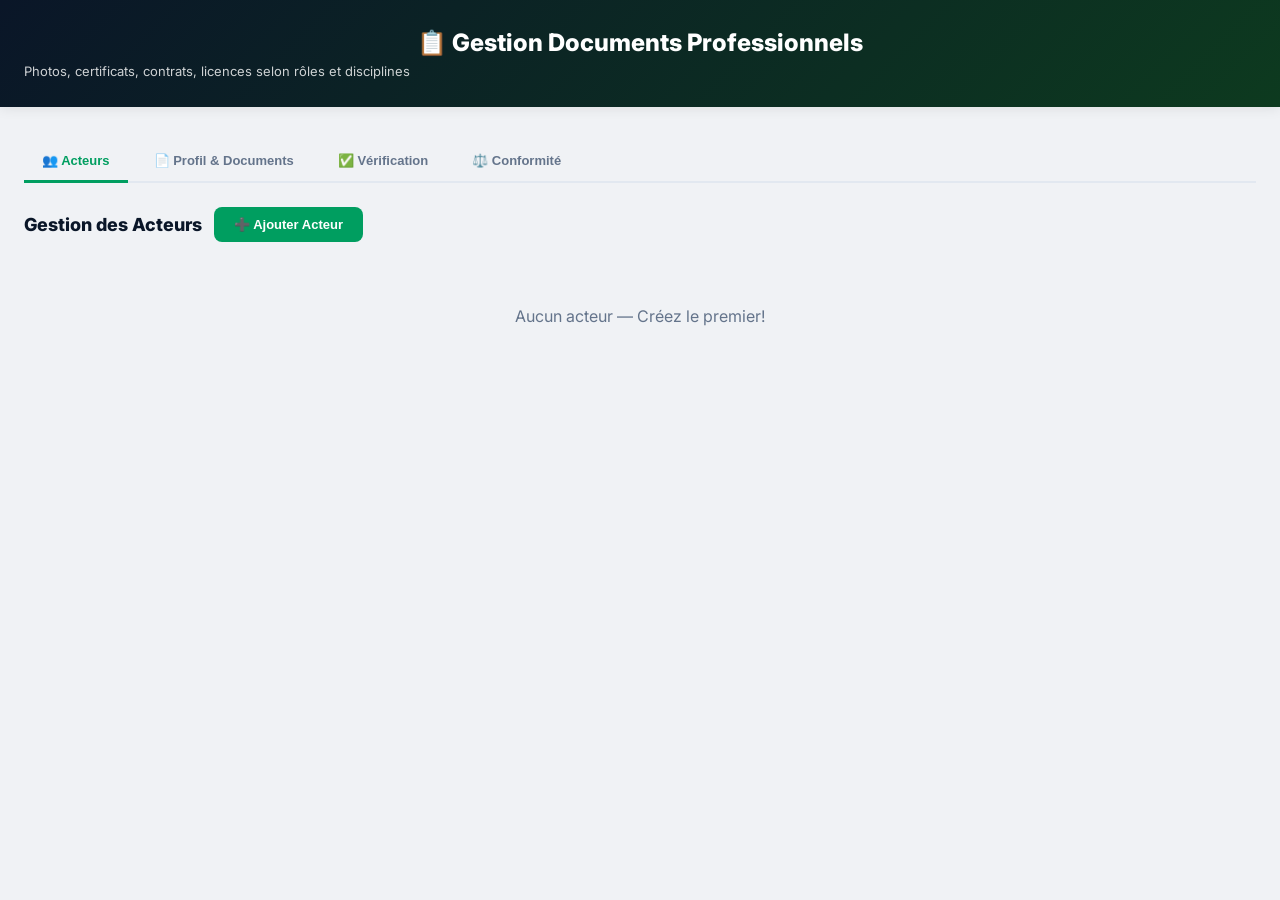
<file: documents.html>
<!DOCTYPE html>
<html lang="fr">
<head>
<meta charset="UTF-8"/>
<meta name="viewport" content="width=device-width,initial-scale=1.0"/>
<title>GSC Documents Professionnels</title>
<link href="https://fonts.googleapis.com/css2?family=Inter:wght@400;500;600;700;800&display=swap" rel="stylesheet"/>
<style>
:root{
  --green:#009E60;--green-dk:#007a47;--green-lt:#e6f7ef;
  --yellow:#FFD700;--navy:#0A1628;--navy-md:#1a2d4a;
  --white:#fff;--gray-bg:#F0F2F5;--gray-bd:#e2e8f0;
  --gray-txt:#64748b;--danger:#ef4444;--warn:#f59e0b;
  --blue:#3b82f6;--purple:#8b5cf6;--orange:#f97316;
  --radius:12px;--shadow:0 2px 12px rgba(0,0,0,.08);
}
*,*::before,*::after{box-sizing:border-box;margin:0;padding:0;}
body{font-family:'Inter',system-ui,sans-serif;background:var(--gray-bg);color:var(--navy);min-height:100vh;overflow-x:hidden;}

.header{background:linear-gradient(135deg,var(--navy),#0d3a1f);color:#fff;padding:28px 24px;margin-bottom:32px;box-shadow:var(--shadow);}
.header-title{font-size:24px;font-weight:800;margin-bottom:6px;}
.header-sub{font-size:13px;opacity:.8;}

.container{max-width:1400px;margin:0 auto;padding:0 24px 40px;}

.nav-tabs{display:flex;gap:8px;margin-bottom:24px;border-bottom:2px solid var(--gray-bd);flex-wrap:wrap;}
.nav-tab{padding:12px 18px;border:none;background:none;cursor:pointer;font-size:13px;font-weight:700;color:var(--gray-txt);border-bottom:3px solid transparent;transition:all .2s;position:relative;top:2px;}
.nav-tab:hover{color:var(--navy);}
.nav-tab.active{color:var(--green);border-bottom-color:var(--green);}

.section{display:none;}
.section.active{display:block;animation:fadeIn .3s ease;}
@keyframes fadeIn{from{opacity:0;transform:translateY(10px)}to{opacity:1;transform:translateY(0)}}

/* GESTION ACTEURS */
.actors-grid{display:grid;grid-template-columns:repeat(auto-fill,minmax(200px,1fr));gap:16px;margin-bottom:32px;}
.actor-card{background:#fff;border-radius:var(--radius);padding:16px;box-shadow:var(--shadow);cursor:pointer;transition:all .2s;border:2px solid transparent;}
.actor-card:hover{border-color:var(--green);transform:translateY(-2px);}
.actor-card.active{border-color:var(--green);background:var(--green-lt);}
.actor-avatar{width:60px;height:60px;border-radius:50%;background:linear-gradient(135deg,var(--green),var(--yellow));display:flex;align-items:center;justify-content:center;font-size:28px;margin-bottom:12px;overflow:hidden;}
.actor-avatar img{width:100%;height:100%;object-fit:cover;}
.actor-name{font-size:13px;font-weight:700;color:var(--navy);margin-bottom:4px;word-break:break-word;}
.actor-role{font-size:11px;color:var(--gray-txt);font-weight:600;}

/* PROFIL ACTEUR */
.profile-container{display:grid;grid-template-columns:280px 1fr;gap:24px;}
.profile-sidebar{background:#fff;border-radius:var(--radius);padding:24px;box-shadow:var(--shadow);height:fit-content;position:sticky;top:20px;}
.profile-header{text-align:center;margin-bottom:20px;}
.profile-avatar{width:120px;height:120px;border-radius:50%;background:linear-gradient(135deg,var(--green),var(--yellow));display:flex;align-items:center;justify-content:center;font-size:48px;margin:0 auto 16px;overflow:hidden;}
.profile-avatar img{width:100%;height:100%;object-fit:cover;}
.profile-name{font-size:16px;font-weight:800;color:var(--navy);margin-bottom:6px;}
.profile-role{font-size:12px;color:var(--gray-txt);margin-bottom:12px;}
.profile-badge{display:inline-block;padding:4px 10px;background:var(--green-lt);color:var(--green);font-size:11px;font-weight:700;border-radius:20px;margin-bottom:20px;}

.profile-main{background:#fff;border-radius:var(--radius);padding:24px;box-shadow:var(--shadow);}
.section-title{font-size:15px;font-weight:800;color:var(--navy);margin-bottom:16px;text-transform:uppercase;letter-spacing:.5px;display:flex;align-items:center;gap:8px;}

/* DOCUMENTS REQUIRED */
.docs-grid{display:grid;grid-template-columns:repeat(auto-fill,minmax(150px,1fr));gap:12px;margin-bottom:20px;}
.doc-requirement{background:var(--gray-bg);border-radius:10px;padding:12px;text-align:center;border:2px solid var(--gray-bd);transition:all .2s;}
.doc-requirement.required{border-color:var(--danger);background:rgba(239,68,68,.05);}
.doc-requirement.optional{border-color:var(--warn);background:rgba(245,158,11,.05);}
.doc-requirement.uploaded{border-color:var(--green);background:var(--green-lt);}
.doc-icon{font-size:28px;margin-bottom:8px;}
.doc-name{font-size:11px;font-weight:700;color:var(--navy);margin-bottom:4px;}
.doc-status{font-size:10px;font-weight:600;}
.doc-required{color:var(--danger);}
.doc-optional{color:var(--warn);}
.doc-uploaded{color:var(--green);}

/* UPLOAD ZONE */
.upload-zone{border:2px dashed var(--gray-bd);border-radius:10px;padding:24px;text-align:center;cursor:pointer;transition:all .2s;background:#fff;}
.upload-zone:hover{border-color:var(--green);background:var(--green-lt);}
.upload-zone.dragover{border-color:var(--green);background:var(--green-lt);transform:scale(1.02);}
.upload-icon{font-size:40px;margin-bottom:12px;}
.upload-text{font-size:13px;font-weight:600;color:var(--navy);margin-bottom:4px;}
.upload-sub{font-size:11px;color:var(--gray-txt);}
input[type="file"]{display:none;}

/* DOCUMENTS LIST */
.docs-list{display:flex;flex-direction:column;gap:12px;}
.doc-item{display:grid;grid-template-columns:50px 1fr auto;gap:12px;align-items:center;padding:12px;background:var(--gray-bg);border-radius:10px;border-left:4px solid var(--green);}
.doc-thumbnail{width:50px;height:50px;border-radius:6px;background:#fff;display:flex;align-items:center;justify-content:center;font-size:24px;overflow:hidden;}
.doc-thumbnail img{width:100%;height:100%;object-fit:cover;}
.doc-info{min-width:0;}
.doc-info-name{font-size:12px;font-weight:700;color:var(--navy);margin-bottom:4px;}
.doc-info-meta{font-size:10px;color:var(--gray-txt);display:flex;gap:12px;}
.doc-actions{display:flex;gap:6px;}
.btn-small{padding:6px 12px;border:none;border-radius:6px;font-size:11px;font-weight:700;cursor:pointer;transition:all .2s;}
.btn-preview{background:var(--blue);color:#fff;}
.btn-delete{background:var(--danger);color:#fff;}
.btn-verify{background:var(--green);color:#fff;}
.btn-small:hover{transform:translateY(-1px);box-shadow:0 4px 12px rgba(0,0,0,.15);}

/* FORMULAIRES */
.form-group{margin-bottom:16px;}
.form-label{display:block;font-size:12px;font-weight:700;color:var(--navy);margin-bottom:6px;text-transform:uppercase;letter-spacing:.3px;}
.form-input,.form-select,.form-textarea{width:100%;padding:10px 12px;border:1.5px solid var(--gray-bd);border-radius:8px;font-size:13px;font-family:'Inter',sans-serif;}
.form-input:focus,.form-select:focus,.form-textarea:focus{outline:none;border-color:var(--green);background:var(--green-lt);}

/* MODAL */
.modal{display:none;position:fixed;inset:0;background:rgba(0,0,0,.5);z-index:1000;align-items:center;justify-content:center;}
.modal.open{display:flex;}
.modal-content{background:#fff;border-radius:var(--radius);padding:32px;max-width:600px;width:90%;box-shadow:0 20px 60px rgba(0,0,0,.3);max-height:90vh;overflow-y:auto;}
.modal-title{font-size:18px;font-weight:800;color:var(--navy);margin-bottom:20px;}
.modal-footer{display:flex;gap:12px;margin-top:24px;justify-content:flex-end;}

/* BOUTONS */
.btn{padding:10px 20px;border:none;border-radius:8px;font-size:13px;font-weight:700;cursor:pointer;transition:all .2s;}
.btn.green{background:var(--green);color:#fff;}
.btn.blue{background:var(--blue);color:#fff;}
.btn.gray{background:var(--gray-bg);color:var(--navy);}
.btn.green:hover{background:var(--green-dk);}

/* BADGES & STATUS */
.badge{display:inline-block;padding:4px 10px;border-radius:6px;font-size:11px;font-weight:700;}
.badge.verify{background:rgba(0,158,96,.2);color:var(--green);}
.badge.pending{background:rgba(245,158,11,.2);color:#b45309;}
.badge.missing{background:rgba(239,68,68,.2);color:var(--danger);}

/* STATS */
.stats-grid{display:grid;grid-template-columns:repeat(auto-fit,minmax(150px,1fr));gap:12px;margin-bottom:24px;}
.stat-card{background:var(--gray-bg);padding:16px;border-radius:10px;text-align:center;}
.stat-value{font-size:24px;font-weight:800;color:var(--green);margin-bottom:4px;}
.stat-label{font-size:11px;color:var(--gray-txt);font-weight:600;text-transform:uppercase;}

/* RESPONSIVE */
@media(max-width:768px){
  .profile-container{grid-template-columns:1fr;}
  .profile-sidebar{position:relative;top:0;}
  .docs-grid{grid-template-columns:repeat(2,1fr);}
  .doc-item{grid-template-columns:1fr;}
  .actors-grid{grid-template-columns:repeat(2,1fr);}
}
</style>
<style id="gsc-layout-global">
h1,h2,h3,h4,h5,h6,
[class*="title"]:not(button):not(a):not(input):not(select):not(textarea):not(label):not(th):not(td):not(.no-justify){text-align:center!important;text-wrap:balance}
p:not(button):not(a):not(input):not(select):not(textarea):not(label):not(th):not(td):not(.no-justify),
[class*="excerpt"]:not(button):not(a):not(input):not(select):not(textarea):not(label):not(th):not(td):not(.no-justify),
[class*="desc"]:not(button):not(a):not(input):not(select):not(textarea):not(label):not(th):not(td):not(.no-justify),
[class*="paragraph"]:not(button):not(a):not(input):not(select):not(textarea):not(label):not(th):not(td):not(.no-justify),
[class*="intro"]:not(button):not(a):not(input):not(select):not(textarea):not(label):not(th):not(td):not(.no-justify){text-align:justify!important;text-justify:inter-word;hyphens:auto;-webkit-hyphens:auto;overflow-wrap:break-word;text-wrap:pretty}
</style>
</head>
<body>

<div class="header">
  <div class="header-title">📋 Gestion Documents Professionnels</div>
  <div class="header-sub">Photos, certificats, contrats, licences selon rôles et disciplines</div>
</div>

<div class="container">
  <!-- NAV TABS -->
  <div class="nav-tabs">
    <button class="nav-tab active" onclick="switchSection('actors')">👥 Acteurs</button>
    <button class="nav-tab" onclick="switchSection('profile')">📄 Profil & Documents</button>
    <button class="nav-tab" onclick="switchSection('verification')">✅ Vérification</button>
    <button class="nav-tab" onclick="switchSection('compliance')">⚖️ Conformité</button>
  </div>

  <!-- SECTION ACTEURS -->
  <div class="section active" id="section-actors">
    <div style="margin-bottom:24px;display:flex;gap:12px;align-items:center;">
      <h2 style="font-size:18px;font-weight:800;color:var(--navy);">Gestion des Acteurs</h2>
      <button class="btn green" onclick="openModal('actor-modal')">➕ Ajouter Acteur</button>
    </div>
    
    <div class="actors-grid" id="actors-grid">
      <!-- Dynamique -->
    </div>
  </div>

  <!-- SECTION PROFIL -->
  <div class="section" id="section-profile">
    <div id="no-actor" style="background:#fff;border-radius:var(--radius);padding:40px;text-align:center;color:var(--gray-txt);">
      Sélectionnez un acteur pour gérer ses documents
    </div>
    
    <div id="profile-view" style="display:none;">
      <div class="profile-container">
        <!-- SIDEBAR -->
        <div class="profile-sidebar">
          <div class="profile-header">
            <div class="profile-avatar" id="profile-avatar">👤</div>
            <div class="profile-name" id="profile-name">—</div>
            <div class="profile-role" id="profile-role">—</div>
            <span class="profile-badge" id="profile-status">—</span>
            <div style="font-size:11px;color:var(--gray-txt);margin-bottom:16px;">
              <div><strong>Email:</strong> <span id="profile-email">—</span></div>
              <div><strong>Tél:</strong> <span id="profile-phone">—</span></div>
              <div><strong>Discipline:</strong> <span id="profile-discipline">—</span></div>
              <div><strong>Club:</strong> <span id="profile-club">—</span></div>
            </div>
            <button class="btn green" style="width:100%;margin-top:12px;" onclick="openModal('edit-actor-modal')">✏️ Éditer</button>
            <button class="btn gray" style="width:100%;margin-top:8px;" onclick="deleteActor()">🗑️ Supprimer</button>
          </div>
        </div>

        <!-- MAIN -->
        <div class="profile-main">
          <!-- DOCUMENTS REQUIS -->
          <div class="section-title">📋 Documents Requis</div>
          <div class="docs-grid" id="docs-required">
            <!-- Dynamique selon rôle -->
          </div>

          <!-- UPLOAD ZONE -->
          <div class="section-title">⬆️ Ajouter Documents</div>
          <div class="upload-zone" onclick="triggerFileUpload()" ondrop="handleDrop(event)" ondragover="handleDragOver(event)" ondragleave="handleDragLeave(event)">
            <div class="upload-icon">📁</div>
            <div class="upload-text">Glissez-déposez documents ou cliquez</div>
            <div class="upload-sub">Images (JPG, PNG), PDF — Max 10 Mo</div>
            <input type="file" id="file-input" multiple accept="image/*,.pdf" onchange="handleFileUpload(event)"/>
          </div>

          <!-- DOCUMENTS UPLOADÉS -->
          <div class="section-title" style="margin-top:28px;">✅ Documents Uploadés</div>
          <div class="docs-list" id="docs-uploaded">
            <div style="color:var(--gray-txt);text-align:center;padding:20px;">Aucun document</div>
          </div>
        </div>
      </div>
    </div>
  </div>

  <!-- SECTION VÉRIFICATION -->
  <div class="section" id="section-verification">
    <div style="background:#fff;border-radius:var(--radius);padding:24px;box-shadow:var(--shadow);">
      <h2 class="section-title">✅ Vérification des Documents</h2>
      
      <div class="stats-grid">
        <div class="stat-card">
          <div class="stat-value" id="stat-total">0</div>
          <div class="stat-label">Acteurs Total</div>
        </div>
        <div class="stat-card">
          <div class="stat-value" id="stat-verified">0</div>
          <div class="stat-label">Vérifiés ✅</div>
        </div>
        <div class="stat-card">
          <div class="stat-value" id="stat-pending">0</div>
          <div class="stat-label">En Attente</div>
        </div>
        <div class="stat-card">
          <div class="stat-value" id="stat-incomplete">0</div>
          <div class="stat-label">Incomplets</div>
        </div>
      </div>

      <div style="margin-top:24px;">
        <h3 class="section-title">📊 Liste de Vérification</h3>
        <table style="width:100%;border-collapse:collapse;font-size:13px;">
          <thead>
            <tr style="background:var(--gray-bg);border-bottom:2px solid var(--gray-bd);">
              <th style="text-align:left;padding:12px;font-weight:700;">Acteur</th>
              <th style="text-align:center;padding:12px;font-weight:700;">Rôle</th>
              <th style="text-align:center;padding:12px;font-weight:700;">Complétude</th>
              <th style="text-align:center;padding:12px;font-weight:700;">Statut</th>
            </tr>
          </thead>
          <tbody id="verification-table">
            <tr>
              <td colspan="4" style="text-align:center;padding:30px;color:var(--gray-txt);">Aucun acteur</td>
            </tr>
          </tbody>
        </table>
      </div>
    </div>
  </div>

  <!-- SECTION CONFORMITÉ -->
  <div class="section" id="section-compliance">
    <div style="background:#fff;border-radius:var(--radius);padding:24px;box-shadow:var(--shadow);">
      <h2 class="section-title">⚖️ Conformité aux Standards</h2>
      
      <div style="display:grid;grid-template-columns:repeat(auto-fit,minmax(300px,1fr));gap:16px;margin-bottom:24px;">
        <!-- JOUEUR -->
        <div style="border-left:4px solid #3b82f6;padding:16px;background:#f0f9ff;border-radius:10px;">
          <h3 style="font-size:13px;font-weight:800;color:var(--navy);margin-bottom:12px;">⚽ Joueur</h3>
          <ul style="font-size:12px;color:var(--navy);list-style:none;gap:8px;display:flex;flex-direction:column;">
            <li>✓ Photo d'identité (couleur)</li>
            <li>✓ Photo sportive officielle</li>
            <li>✓ Certificat médical (FMF)</li>
            <li>✓ Licence fédérale</li>
            <li>✓ Contrat club (si professionnel)</li>
            <li>✓ Diplôme/Qualification</li>
          </ul>
        </div>

        <!-- ENTRAÎNEUR -->
        <div style="border-left:4px solid #8b5cf6;padding:16px;background:#faf5ff;border-radius:10px;">
          <h3 style="font-size:13px;font-weight:800;color:var(--navy);margin-bottom:12px;">🎯 Entraîneur</h3>
          <ul style="font-size:12px;color:var(--navy);list-style:none;gap:8px;display:flex;flex-direction:column;">
            <li>✓ Photo d'identité</li>
            <li>✓ Diplôme d'entraîneur</li>
            <li>✓ Certificat technique (UEFA/CAF)</li>
            <li>✓ Licence d'entraîneur</li>
            <li>✓ Antécédents judiciaires</li>
            <li>✓ Contrat club</li>
          </ul>
        </div>

        <!-- ARBITRE -->
        <div style="border-left:4px solid #f97316;padding:16px;background:#fff7ed;border-radius:10px;">
          <h3 style="font-size:13px;font-weight:800;color:var(--navy);margin-bottom:12px;">🏁 Arbitre</h3>
          <ul style="font-size:12px;color:var(--navy);list-style:none;gap:8px;display:flex;flex-direction:column;">
            <li>✓ Photo d'identité</li>
            <li>✓ Diplôme d'arbitre</li>
            <li>✓ Certificat technique (FIFA/CAF)</li>
            <li>✓ Licence d'arbitrage</li>
            <li>✓ Dossier antécédents</li>
            <li>✓ Formation continue</li>
          </ul>
        </div>

        <!-- CLUB -->
        <div style="border-left:4px solid #009e60;padding:16px;background:#f0fdf4;border-radius:10px;">
          <h3 style="font-size:13px;font-weight:800;color:var(--navy);margin-bottom:12px;">⚽ Club</h3>
          <ul style="font-size:12px;color:var(--navy);list-style:none;gap:8px;display:flex;flex-direction:column;">
            <li>✓ Statuts légaux</li>
            <li>✓ Licence fédérale</li>
            <li>✓ Registre des joueurs</li>
            <li>✓ Agréments installations</li>
            <li>✓ Certificat conformité</li>
            <li>✓ Affiliation ligue</li>
          </ul>
        </div>

        <!-- FÉDÉRATION -->
        <div style="border-left:4px solid #dc2626;padding:16px;background:#fef2f2;border-radius:10px;">
          <h3 style="font-size:13px;font-weight:800;color:var(--navy);margin-bottom:12px;">🏆 Fédération</h3>
          <ul style="font-size:12px;color:var(--navy);list-style:none;gap:8px;display:flex;flex-direction:column;">
            <li>✓ Statuts officiels</li>
            <li>✓ Reconnaissance gouvernementale</li>
            <li>✓ Affiliations internationales</li>
            <li>✓ Registre des membres</li>
            <li>✓ Rapports financiers</li>
            <li>✓ Codes de conduite</li>
          </ul>
        </div>

        <!-- ASSOCIATION -->
        <div style="border-left:4px solid #7c3aed;padding:16px;background:#faf5ff;border-radius:10px;">
          <h3 style="font-size:13px;font-weight:800;color:var(--navy);margin-bottom:12px;">🏢 Association</h3>
          <ul style="font-size:12px;color:var(--navy);list-style:none;gap:8px;display:flex;flex-direction:column;">
            <li>✓ Acte de création</li>
            <li>✓ Statuts approuvés</li>
            <li>✓ Numéro d'immatriculation</li>
            <li>✓ Conseil d'administration</li>
            <li>✓ Comptes annuels</li>
            <li>✓ Assurances responsabilité</li>
          </ul>
        </div>
      </div>
    </div>
  </div>
</div>

<!-- MODAL AJOUTER ACTEUR -->
<div class="modal" id="actor-modal">
  <div class="modal-content">
    <div class="modal-title">➕ Ajouter Nouvel Acteur</div>
    
    <div class="form-group">
      <label class="form-label">Rôle/Type</label>
      <select class="form-select" id="actor-role" onchange="updateDocRequirements()">
        <option value="">Sélectionner...</option>
        <option value="joueur">⚽ Joueur</option>
        <option value="entraineur">🎯 Entraîneur</option>
        <option value="arbitre">🏁 Arbitre</option>
        <option value="club">⚽ Club</option>
        <option value="federation">🏆 Fédération</option>
        <option value="association">🏢 Association</option>
        <option value="responsable">👤 Responsable</option>
      </select>
    </div>

    <div class="form-group">
      <label class="form-label">Nom Complet</label>
      <input type="text" class="form-input" id="actor-name" placeholder="Jean Dupont ou AS Mangasport"/>
    </div>

    <div style="display:grid;grid-template-columns:1fr 1fr;gap:12px;">
      <div class="form-group">
        <label class="form-label">Email</label>
        <input type="email" class="form-input" id="actor-email" placeholder="email@example.com"/>
      </div>
      <div class="form-group">
        <label class="form-label">Téléphone</label>
        <input type="tel" class="form-input" id="actor-phone" placeholder="+241 ..."/>
      </div>
    </div>

    <div class="form-group">
      <label class="form-label">Discipline Sportive</label>
      <select class="form-select" id="actor-discipline">
        <option value="">Sélectionner...</option>
        <option value="football">⚽ Football</option>
        <option value="basketball">🏀 Basketball</option>
        <option value="handball">🤾 Handball</option>
        <option value="volleyball">⚾ Volleyball</option>
        <option value="athletisme">🏃 Athlétisme</option>
        <option value="tennis">🎾 Tennis</option>
        <option value="judo">🥋 Judo</option>
        <option value="lutte">💪 Lutte</option>
        <option value="badminton">🏸 Badminton</option>
      </select>
    </div>

    <div class="form-group">
      <label class="form-label">Club/Organisation (si applicable)</label>
      <input type="text" class="form-input" id="actor-club" placeholder="AS Mangasport"/>
    </div>

    <div class="form-group">
      <label class="form-label">Numéro d'Identification (Licence, SIRET, etc.)</label>
      <input type="text" class="form-input" id="actor-id-number" placeholder="Ex: LIC-2025-001"/>
    </div>

    <div class="modal-footer">
      <button class="btn gray" onclick="closeModal('actor-modal')">Annuler</button>
      <button class="btn green" onclick="createActor()">Créer Acteur</button>
    </div>
  </div>
</div>

<!-- MODAL ÉDITER ACTEUR -->
<div class="modal" id="edit-actor-modal">
  <div class="modal-content">
    <div class="modal-title">✏️ Éditer Acteur</div>
    
    <div class="form-group">
      <label class="form-label">Rôle/Type</label>
      <select class="form-select" id="edit-actor-role" onchange="updateDocRequirements()">
        <option value="joueur">⚽ Joueur</option>
        <option value="entraineur">🎯 Entraîneur</option>
        <option value="arbitre">🏁 Arbitre</option>
        <option value="club">⚽ Club</option>
        <option value="federation">🏆 Fédération</option>
        <option value="association">🏢 Association</option>
        <option value="responsable">👤 Responsable</option>
      </select>
    </div>

    <div class="form-group">
      <label class="form-label">Nom Complet</label>
      <input type="text" class="form-input" id="edit-actor-name"/>
    </div>

    <div style="display:grid;grid-template-columns:1fr 1fr;gap:12px;">
      <div class="form-group">
        <label class="form-label">Email</label>
        <input type="email" class="form-input" id="edit-actor-email"/>
      </div>
      <div class="form-group">
        <label class="form-label">Téléphone</label>
        <input type="tel" class="form-input" id="edit-actor-phone"/>
      </div>
    </div>

    <div class="form-group">
      <label class="form-label">Discipline</label>
      <select class="form-select" id="edit-actor-discipline">
        <option value="">Sélectionner...</option>
        <option value="football">⚽ Football</option>
        <option value="basketball">🏀 Basketball</option>
        <option value="handball">🤾 Handball</option>
        <option value="volleyball">⚾ Volleyball</option>
        <option value="athletisme">🏃 Athlétisme</option>
      </select>
    </div>

    <div class="form-group">
      <label class="form-label">Club/Organisation</label>
      <input type="text" class="form-input" id="edit-actor-club"/>
    </div>

    <div class="modal-footer">
      <button class="btn gray" onclick="closeModal('edit-actor-modal')">Annuler</button>
      <button class="btn green" onclick="saveActor()">Enregistrer</button>
    </div>
  </div>
</div>

<script>
// ═══════════════════════════════════════════════════════════════════════════
// DOCUMENTS REQUIRED PAR RÔLE
// ═══════════════════════════════════════════════════════════════════════════

const DOCUMENTS_REQUIRED = {
  joueur: [
    { name: 'Photo Identité', icon: '🆔', type: 'image', required: true, description: 'Couleur, claire' },
    { name: 'Photo Sportive', icon: '📸', type: 'image', required: true, description: 'Officielle, couleur' },
    { name: 'Certificat Médical', icon: '🏥', type: 'pdf', required: true, description: 'FMF validé' },
    { name: 'Licence Fédérale', icon: '🎫', type: 'pdf', required: true, description: 'Saison courante' },
    { name: 'Contrat Club', icon: '📄', type: 'pdf', required: false, description: 'Si professionnel' },
    { name: 'Diplôme/Qualification', icon: '🎓', type: 'pdf', required: false, description: 'Certifications' },
  ],
  entraineur: [
    { name: 'Photo Identité', icon: '🆔', type: 'image', required: true, description: 'Couleur' },
    { name: 'Diplôme Entraîneur', icon: '🎓', type: 'pdf', required: true, description: 'Officiel' },
    { name: 'Certificat Technique', icon: '📜', type: 'pdf', required: true, description: 'UEFA/CAF' },
    { name: 'Licence Entraîneur', icon: '🎫', type: 'pdf', required: true, description: 'Saison courante' },
    { name: 'Antécédents Judiciaires', icon: '⚖️', type: 'pdf', required: true, description: 'Vierge obligatoire' },
    { name: 'Contrat Club', icon: '📋', type: 'pdf', required: false, description: 'Emploi/Mission' },
  ],
  arbitre: [
    { name: 'Photo Identité', icon: '🆔', type: 'image', required: true, description: 'Couleur' },
    { name: 'Diplôme Arbitre', icon: '🎓', type: 'pdf', required: true, description: 'Officiel' },
    { name: 'Certificat FIFA/CAF', icon: '⚽', type: 'pdf', required: true, description: 'International' },
    { name: 'Licence Arbitrage', icon: '🎫', type: 'pdf', required: true, description: 'Saison courante' },
    { name: 'Antécédents', icon: '⚖️', type: 'pdf', required: true, description: 'Vierge' },
    { name: 'Formation Continue', icon: '📚', type: 'pdf', required: true, description: 'Mise à jour règles' },
  ],
  club: [
    { name: 'Statuts Légaux', icon: '📋', type: 'pdf', required: true, description: 'Acte constitutif' },
    { name: 'Licence Fédérale', icon: '🎫', type: 'pdf', required: true, description: 'Saison courante' },
    { name: 'Registre Joueurs', icon: '📊', type: 'pdf', required: true, description: 'Liste officielle' },
    { name: 'Agréments Installations', icon: '🏟️', type: 'pdf', required: true, description: 'Stade/Équipements' },
    { name: 'Certificat Conformité', icon: '✅', type: 'pdf', required: true, description: 'Normes FIFA' },
    { name: 'Logo Club', icon: '🏳️', type: 'image', required: false, description: 'Emblème officiel' },
  ],
  federation: [
    { name: 'Statuts Officiels', icon: '📋', type: 'pdf', required: true, description: 'Acte fondateur' },
    { name: 'Reconnaissance Gouv.', icon: '🏛️', type: 'pdf', required: true, description: 'Décret officiel' },
    { name: 'Affiliations Internat.', icon: '🌍', type: 'pdf', required: true, description: 'FIFA, CAF, etc.' },
    { name: 'Registre Membres', icon: '📊', type: 'pdf', required: true, description: 'Clubs affiliés' },
    { name: 'Rapports Financiers', icon: '💰', type: 'pdf', required: true, description: 'Audités' },
    { name: 'Code de Conduite', icon: '⚖️', type: 'pdf', required: true, description: 'Règlement' },
  ],
  association: [
    { name: 'Acte de Création', icon: '📄', type: 'pdf', required: true, description: 'Original' },
    { name: 'Statuts Approuvés', icon: '✅', type: 'pdf', required: true, description: 'Légalisés' },
    { name: 'Immatriculation', icon: '🔢', type: 'pdf', required: true, description: 'Journal officiel' },
    { name: 'Conseil Admin.', icon: '👥', type: 'pdf', required: true, description: 'Membres liste' },
    { name: 'Comptes Annuels', icon: '💼', type: 'pdf', required: true, description: 'Derniers rapports' },
    { name: 'Assurances', icon: '🛡️', type: 'pdf', required: true, description: 'Responsabilité civile' },
  ],
};

// ═══════════════════════════════════════════════════════════════════════════
// GESTION DONNÉES
// ═══════════════════════════════════════════════════════════════════════════

let allActors = JSON.parse(localStorage.getItem('gsc_actors')) || [];
let currentActorId = null;

function saveActors() {
  localStorage.setItem('gsc_actors', JSON.stringify(allActors));
}

function switchSection(section) {
  document.querySelectorAll('.section').forEach(s => s.classList.remove('active'));
  document.getElementById('section-' + section).classList.add('active');
  document.querySelectorAll('.nav-tab').forEach(t => t.classList.remove('active'));
  event.target.classList.add('active');
  
  if(section === 'actors') renderActorsGrid();
  if(section === 'verification') renderVerification();
  if(section === 'profile' && !currentActorId) showNoActorMessage();
}

function renderActorsGrid() {
  const grid = document.getElementById('actors-grid');
  if(!allActors.length) {
    grid.innerHTML = '<div style="grid-column:1/-1;color:var(--gray-txt);text-align:center;padding:40px;">Aucun acteur — Créez le premier!</div>';
    return;
  }
  
  grid.innerHTML = allActors.map(a => `
    <div class="actor-card ${currentActorId === a.id ? 'active' : ''}" onclick="selectActor('${a.id}')">
      <div class="actor-avatar">${a.avatar || '👤'}</div>
      <div class="actor-name">${a.name}</div>
      <div class="actor-role">${a.role}</div>
    </div>
  `).join('');
}

function selectActor(id) {
  currentActorId = id;
  const actor = allActors.find(a => a.id === id);
  if(!actor) return;
  
  // Afficher profil
  document.getElementById('no-actor').style.display = 'none';
  document.getElementById('profile-view').style.display = 'block';
  
  // Remplir info
  document.getElementById('profile-avatar').textContent = actor.avatar || '👤';
  document.getElementById('profile-name').textContent = actor.name;
  document.getElementById('profile-role').textContent = actor.role;
  document.getElementById('profile-status').textContent = actor.verified ? '✅ Vérifiés' : '⏳ En Attente';
  document.getElementById('profile-email').textContent = actor.email || '—';
  document.getElementById('profile-phone').textContent = actor.phone || '—';
  document.getElementById('profile-discipline').textContent = actor.discipline || '—';
  document.getElementById('profile-club').textContent = actor.club || '—';
  
  // Remplir form édition
  document.getElementById('edit-actor-role').value = actor.role;
  document.getElementById('edit-actor-name').value = actor.name;
  document.getElementById('edit-actor-email').value = actor.email;
  document.getElementById('edit-actor-phone').value = actor.phone;
  document.getElementById('edit-actor-discipline').value = actor.discipline;
  document.getElementById('edit-actor-club').value = actor.club;
  
  renderDocsRequired(actor.role);
  renderDocsList(actor);
  renderActorsGrid();
}

function renderDocsRequired(role) {
  const docs = DOCUMENTS_REQUIRED[role] || [];
  const container = document.getElementById('docs-required');
  
  container.innerHTML = docs.map(doc => {
    const actor = allActors.find(a => a.id === currentActorId);
    const uploaded = actor && actor.documents && actor.documents.find(d => d.name === doc.name);
    
    return `
      <div class="doc-requirement ${uploaded ? 'uploaded' : (doc.required ? 'required' : 'optional')}">
        <div class="doc-icon">${doc.icon}</div>
        <div class="doc-name">${doc.name}</div>
        <div class="doc-status ${uploaded ? 'doc-uploaded' : (doc.required ? 'doc-required' : 'doc-optional')}">
          ${uploaded ? '✓ Uploadé' : (doc.required ? '* Requis' : '○ Optionnel')}
        </div>
      </div>
    `;
  }).join('');
}

function renderDocsList(actor) {
  const container = document.getElementById('docs-uploaded');
  if(!actor.documents || !actor.documents.length) {
    container.innerHTML = '<div style="color:var(--gray-txt);text-align:center;padding:20px;">Aucun document</div>';
    return;
  }
  
  container.innerHTML = actor.documents.map(doc => `
    <div class="doc-item">
      <div class="doc-thumbnail">
        ${doc.type === 'image' ? `<img src="${doc.data}" alt="${doc.name}"/>` : '📄'}
      </div>
      <div class="doc-info">
        <div class="doc-info-name">${doc.name}</div>
        <div class="doc-info-meta">
          <span>${new Date(doc.uploadedAt).toLocaleDateString('fr-FR')}</span>
          <span>${(doc.size / 1024 / 1024).toFixed(1)} Mo</span>
        </div>
      </div>
      <div class="doc-actions">
        <button class="btn-small btn-preview" onclick="previewDoc('${doc.id}')">👁️</button>
        <button class="btn-small btn-verify" onclick="verifyDoc('${doc.id}')">✅</button>
        <button class="btn-small btn-delete" onclick="deleteDoc('${doc.id}')">🗑️</button>
      </div>
    </div>
  `).join('');
}

function renderVerification() {
  const stats = {
    total: allActors.length,
    verified: allActors.filter(a => a.verified).length,
    pending: allActors.filter(a => !a.verified && (!a.documents || a.documents.length < 3)).length,
    incomplete: allActors.filter(a => !a.verified && (!a.documents || a.documents.length < 3)).length
  };
  
  document.getElementById('stat-total').textContent = stats.total;
  document.getElementById('stat-verified').textContent = stats.verified;
  document.getElementById('stat-pending').textContent = stats.pending;
  document.getElementById('stat-incomplete').textContent = stats.incomplete;
  
  const tbody = document.querySelector('#verification-table tbody');
  if(!allActors.length) {
    tbody.innerHTML = '<tr><td colspan="4" style="text-align:center;padding:30px;color:var(--gray-txt);">Aucun acteur</td></tr>';
    return;
  }
  
  tbody.innerHTML = allActors.map(a => {
    const docs = a.documents || [];
    const required = DOCUMENTS_REQUIRED[a.role] || [];
    const completed = required.filter(r => r.required && docs.find(d => d.name === r.name)).length;
    const completeness = Math.round((completed / required.filter(r => r.required).length) * 100) || 0;
    
    return `
      <tr style="border-bottom:1px solid var(--gray-bd);">
        <td style="padding:12px;"><strong>${a.name}</strong></td>
        <td style="padding:12px;text-align:center;">${a.role}</td>
        <td style="padding:12px;text-align:center;"><strong>${completeness}%</strong></td>
        <td style="padding:12px;text-align:center;">
          <span class="badge ${a.verified ? 'verify' : 'pending'}">
            ${a.verified ? '✅ Vérifiés' : '⏳ Attente'}
          </span>
        </td>
      </tr>
    `;
  }).join('');
}

// ═══════════════════════════════════════════════════════════════════════════
// UPLOAD FILES
// ═══════════════════════════════════════════════════════════════════════════

function triggerFileUpload() {
  document.getElementById('file-input').click();
}

function handleDragOver(e) {
  e.preventDefault();
  e.currentTarget.classList.add('dragover');
}

function handleDragLeave(e) {
  e.currentTarget.classList.remove('dragover');
}

function handleDrop(e) {
  e.preventDefault();
  e.currentTarget.classList.remove('dragover');
  handleFileUpload({ target: { files: e.dataTransfer.files } });
}

function handleFileUpload(event) {
  if(!currentActorId) { alert('Sélectionnez un acteur'); return; }
  
  const actor = allActors.find(a => a.id === currentActorId);
  if(!actor.documents) actor.documents = [];
  
  Array.from(event.target.files).forEach(file => {
    if(file.size > 10 * 1024 * 1024) {
      alert(`${file.name} est trop volumineux (max 10 Mo)`);
      return;
    }
    
    const reader = new FileReader();
    reader.onload = e => {
      actor.documents.push({
        id: Date.now().toString(),
        name: file.name,
        type: file.type.startsWith('image') ? 'image' : 'pdf',
        size: file.size,
        data: e.target.result,
        uploadedAt: new Date().toISOString(),
        verified: false
      });
      saveActors();
      renderDocsList(actor);
      renderDocsRequired(actor.role);
      alert('✅ Document uploadé!');
    };
    reader.readAsDataURL(file);
  });
}

function deleteDoc(docId) {
  if(!confirm('Supprimer ce document?')) return;
  const actor = allActors.find(a => a.id === currentActorId);
  actor.documents = actor.documents.filter(d => d.id !== docId);
  saveActors();
  renderDocsList(actor);
  renderDocsRequired(actor.role);
}

function verifyDoc(docId) {
  const actor = allActors.find(a => a.id === currentActorId);
  const doc = actor.documents.find(d => d.id === docId);
  if(doc) doc.verified = true;
  saveActors();
  renderDocsList(actor);
}

function previewDoc(docId) {
  const actor = allActors.find(a => a.id === currentActorId);
  const doc = actor.documents.find(d => d.id === docId);
  if(doc) window.open(doc.data, '_blank');
}

// ═══════════════════════════════════════════════════════════════════════════
// GESTION ACTEURS
// ═══════════════════════════════════════════════════════════════════════════

function createActor() {
  const role = document.getElementById('actor-role').value;
  const name = document.getElementById('actor-name').value;
  const email = document.getElementById('actor-email').value;
  const phone = document.getElementById('actor-phone').value;
  const discipline = document.getElementById('actor-discipline').value;
  const club = document.getElementById('actor-club').value;
  const idNumber = document.getElementById('actor-id-number').value;
  
  if(!role || !name) { alert('Rôle et nom requis'); return; }
  
  const roleIcons = {
    joueur: '⚽', entraineur: '🎯', arbitre: '🏁',
    club: '⚽', federation: '🏆', association: '🏢', responsable: '👤'
  };
  
  const actor = {
    id: Date.now().toString(),
    role, name, email, phone, discipline, club, idNumber,
    avatar: roleIcons[role] || '👤',
    documents: [],
    verified: false,
    createdAt: new Date().toISOString()
  };
  
  allActors.push(actor);
  saveActors();
  closeModal('actor-modal');
  renderActorsGrid();
  alert('✅ Acteur créé!');
}

function saveActor() {
  if(!currentActorId) return;
  const actor = allActors.find(a => a.id === currentActorId);
  if(actor) {
    actor.role = document.getElementById('edit-actor-role').value;
    actor.name = document.getElementById('edit-actor-name').value;
    actor.email = document.getElementById('edit-actor-email').value;
    actor.phone = document.getElementById('edit-actor-phone').value;
    actor.discipline = document.getElementById('edit-actor-discipline').value;
    actor.club = document.getElementById('edit-actor-club').value;
    saveActors();
    selectActor(currentActorId);
    closeModal('edit-actor-modal');
    alert('✅ Acteur mis à jour!');
  }
}

function deleteActor() {
  if(!confirm('Supprimer cet acteur et tous ses documents?')) return;
  allActors = allActors.filter(a => a.id !== currentActorId);
  saveActors();
  currentActorId = null;
  document.getElementById('no-actor').style.display = 'block';
  document.getElementById('profile-view').style.display = 'none';
  renderActorsGrid();
  alert('✅ Acteur supprimé!');
}

function updateDocRequirements() {
  const role = document.getElementById('actor-role').value || document.getElementById('edit-actor-role').value;
  // À faire: afficher les docs requis lors de la création
}

function showNoActorMessage() {
  if(!currentActorId) {
    document.getElementById('no-actor').style.display = 'block';
    document.getElementById('profile-view').style.display = 'none';
  }
}

// ═══════════════════════════════════════════════════════════════════════════
// MODALES
// ═══════════════════════════════════════════════════════════════════════════

function openModal(id) { document.getElementById(id).classList.add('open'); }
function closeModal(id) { document.getElementById(id).classList.remove('open'); }

// INIT
document.addEventListener('DOMContentLoaded', () => {
  renderActorsGrid();
  showNoActorMessage();
});
</script>
</body>
</html>
</file>
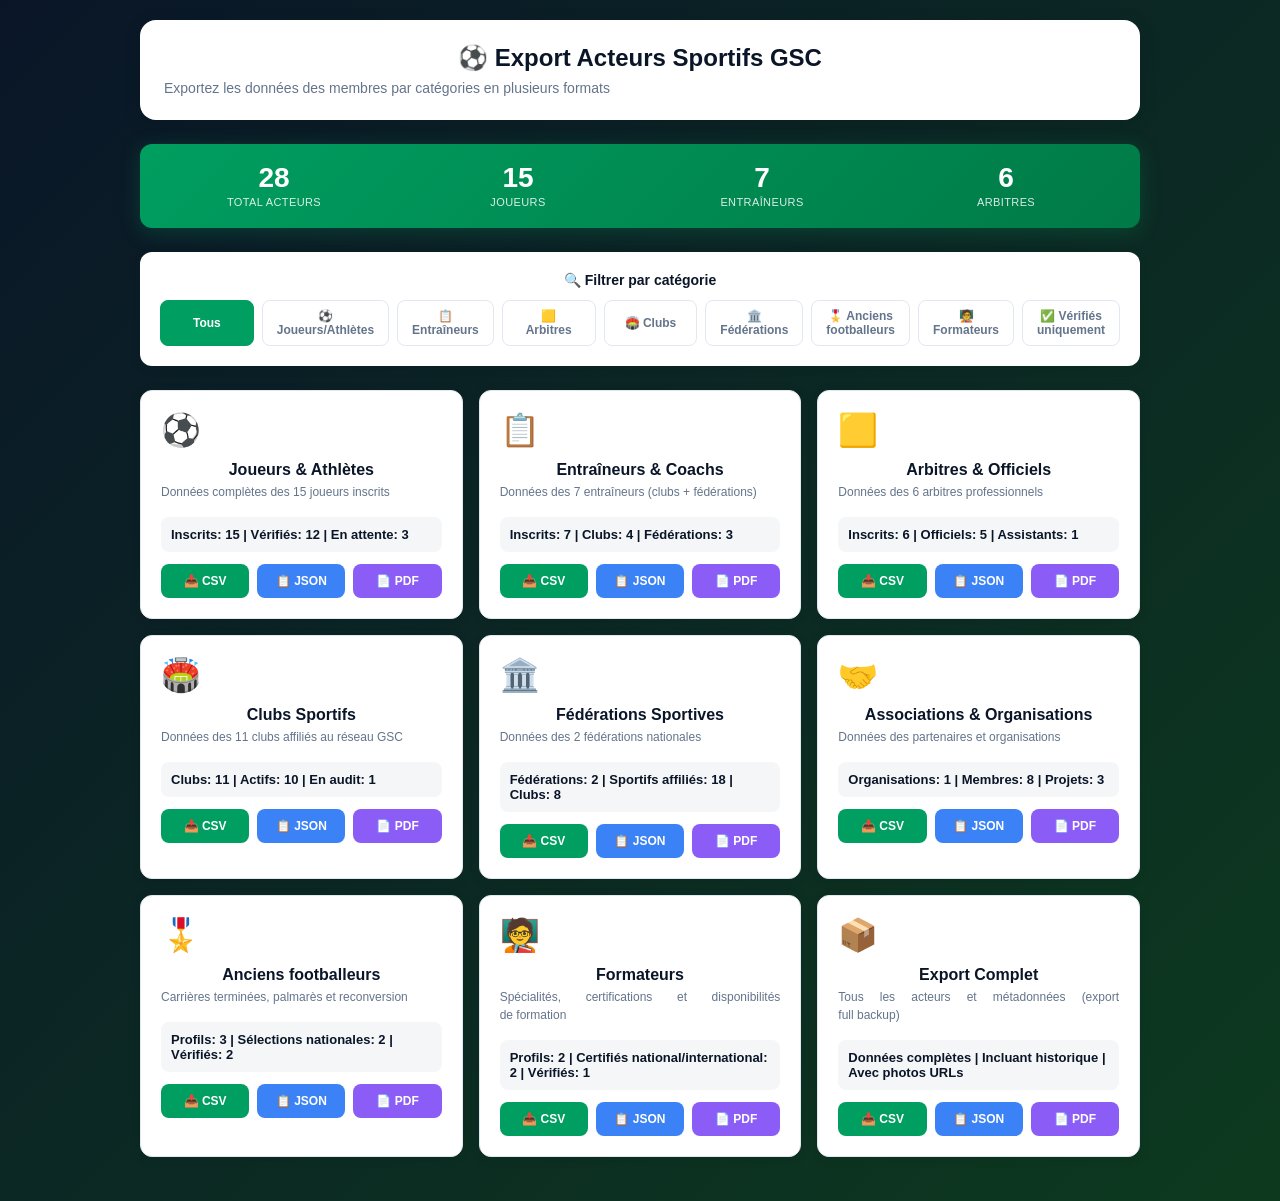
<file: export-acteurs.html>
<!DOCTYPE html>
<html lang="fr">
<head>
  <meta charset="UTF-8">
  <meta name="viewport" content="width=device-width, initial-scale=1.0">
  <title>Export Acteurs Sportifs - GSC</title>
  <style>
    * {
      margin: 0;
      padding: 0;
      box-sizing: border-box;
    }
    
    body {
      font-family: 'Inter', -apple-system, BlinkMacSystemFont, sans-serif;
      background: linear-gradient(135deg, #0a1628 0%, #0d3a1f 100%);
      min-height: 100vh;
      padding: 20px;
    }
    
    .container {
      max-width: 1000px;
      margin: 0 auto;
    }
    
    .header {
      background: white;
      border-radius: 16px;
      padding: 24px;
      margin-bottom: 24px;
      box-shadow: 0 4px 20px rgba(0,0,0,0.1);
    }
    
    .header h1 {
      font-size: 24px;
      color: #0a1628;
      margin-bottom: 8px;
    }
    
    .header p {
      color: #64748b;
      font-size: 14px;
    }
    
    .export-grid {
      display: grid;
      grid-template-columns: repeat(auto-fit, minmax(280px, 1fr));
      gap: 16px;
      margin-bottom: 24px;
    }
    
    .export-card {
      background: white;
      border-radius: 12px;
      padding: 20px;
      box-shadow: 0 2px 12px rgba(0,0,0,0.08);
      border: 1.5px solid #e2e8f0;
      transition: all 0.3s ease;
    }
    
    .export-card:hover {
      border-color: #009e60;
      transform: translateY(-2px);
      box-shadow: 0 8px 24px rgba(0,158,96,0.15);
    }
    
    .card-icon {
      font-size: 32px;
      margin-bottom: 12px;
      display: block;
    }
    
    .card-title {
      font-size: 16px;
      font-weight: 700;
      color: #0a1628;
      margin-bottom: 4px;
    }
    
    .card-desc {
      font-size: 12px;
      color: #64748b;
      margin-bottom: 16px;
      line-height: 1.5;
    }
    
    .card-stats {
      background: #f4f6f8;
      border-radius: 8px;
      padding: 10px;
      margin-bottom: 12px;
      font-size: 13px;
      font-weight: 600;
      color: #0a1628;
    }
    
    .btn-group {
      display: flex;
      gap: 8px;
    }
    
    button {
      flex: 1;
      padding: 10px 12px;
      border: none;
      border-radius: 8px;
      font-size: 12px;
      font-weight: 600;
      cursor: pointer;
      transition: all 0.2s;
    }
    
    .btn-csv {
      background: #009e60;
      color: white;
    }
    
    .btn-csv:hover {
      background: #007a47;
      transform: translateY(-1px);
    }
    
    .btn-json {
      background: #3b82f6;
      color: white;
    }
    
    .btn-json:hover {
      background: #2563eb;
      transform: translateY(-1px);
    }
    
    .btn-pdf {
      background: #8b5cf6;
      color: white;
    }
    
    .btn-pdf:hover {
      background: #7c3aed;
      transform: translateY(-1px);
    }
    
    .filters-section {
      background: white;
      border-radius: 12px;
      padding: 20px;
      margin-bottom: 24px;
      box-shadow: 0 2px 12px rgba(0,0,0,0.08);
    }
    
    .filters-title {
      font-size: 14px;
      font-weight: 700;
      color: #0a1628;
      margin-bottom: 12px;
    }
    
    .filter-options {
      display: flex;
      flex-wrap: wrap;
      gap: 8px;
    }
    
    .filter-btn {
      padding: 8px 14px;
      border: 1.5px solid #e2e8f0;
      background: white;
      border-radius: 8px;
      font-size: 12px;
      font-weight: 600;
      color: #64748b;
      cursor: pointer;
      transition: all 0.2s;
    }
    
    .filter-btn:hover,
    .filter-btn.active {
      background: #009e60;
      border-color: #009e60;
      color: white;
    }
    
    .data-preview {
      background: white;
      border-radius: 12px;
      padding: 20px;
      box-shadow: 0 2px 12px rgba(0,0,0,0.08);
      display: none;
    }
    
    .data-preview.show {
      display: block;
    }
    
    .preview-title {
      font-size: 14px;
      font-weight: 700;
      color: #0a1628;
      margin-bottom: 12px;
    }
    
    .data-table {
      width: 100%;
      border-collapse: collapse;
      font-size: 12px;
    }
    
    .data-table th {
      background: #f4f6f8;
      padding: 10px;
      text-align: left;
      font-weight: 700;
      color: #0a1628;
      border-bottom: 2px solid #e2e8f0;
    }
    
    .data-table td {
      padding: 10px;
      border-bottom: 1px solid #e2e8f0;
      color: #475569;
    }
    
    .data-table tr:hover td {
      background: #f8fafc;
    }
    
    .toast {
      position: fixed;
      bottom: 20px;
      right: 20px;
      background: #009e60;
      color: white;
      padding: 12px 20px;
      border-radius: 8px;
      box-shadow: 0 4px 12px rgba(0,0,0,0.15);
      animation: slideIn 0.3s ease;
      z-index: 1000;
    }
    
    .toast.error {
      background: #ef4444;
    }
    
    @keyframes slideIn {
      from {
        transform: translateX(100%);
        opacity: 0;
      }
      to {
        transform: translateX(0);
        opacity: 1;
      }
    }
    
    .stats-summary {
      background: linear-gradient(135deg, #009e60, #007a47);
      border-radius: 12px;
      padding: 20px;
      color: white;
      margin-bottom: 24px;
      box-shadow: 0 4px 20px rgba(0,158,96,0.25);
    }
    
    .stats-grid {
      display: grid;
      grid-template-columns: repeat(auto-fit, minmax(150px, 1fr));
      gap: 16px;
    }
    
    .stat-item {
      text-align: center;
    }
    
    .stat-value {
      font-size: 28px;
      font-weight: 800;
      line-height: 1;
      margin-bottom: 4px;
    }
    
    .stat-label {
      font-size: 11px;
      opacity: 0.85;
      text-transform: uppercase;
      letter-spacing: 0.4px;
    }
  </style>
<style id="gsc-layout-global">
h1,h2,h3,h4,h5,h6,
[class*="title"]:not(button):not(a):not(input):not(select):not(textarea):not(label):not(th):not(td):not(.no-justify){text-align:center!important;text-wrap:balance}
p:not(button):not(a):not(input):not(select):not(textarea):not(label):not(th):not(td):not(.no-justify),
[class*="excerpt"]:not(button):not(a):not(input):not(select):not(textarea):not(label):not(th):not(td):not(.no-justify),
[class*="desc"]:not(button):not(a):not(input):not(select):not(textarea):not(label):not(th):not(td):not(.no-justify),
[class*="paragraph"]:not(button):not(a):not(input):not(select):not(textarea):not(label):not(th):not(td):not(.no-justify),
[class*="intro"]:not(button):not(a):not(input):not(select):not(textarea):not(label):not(th):not(td):not(.no-justify){text-align:justify!important;text-justify:inter-word;hyphens:auto;-webkit-hyphens:auto;overflow-wrap:break-word;text-wrap:pretty}
</style>
</head>
<body>

<div class="container">
  
  <div class="header">
    <h1>⚽ Export Acteurs Sportifs GSC</h1>
    <p>Exportez les données des membres par catégories en plusieurs formats</p>
  </div>
  
  <div class="stats-summary">
    <div class="stats-grid">
      <div class="stat-item">
        <div class="stat-value" id="total-count">28</div>
        <div class="stat-label">Total Acteurs</div>
      </div>
      <div class="stat-item">
        <div class="stat-value" id="players-count">15</div>
        <div class="stat-label">Joueurs</div>
      </div>
      <div class="stat-item">
        <div class="stat-value" id="coaches-count">7</div>
        <div class="stat-label">Entraîneurs</div>
      </div>
      <div class="stat-item">
        <div class="stat-value" id="arbiters-count">6</div>
        <div class="stat-label">Arbitres</div>
      </div>
    </div>
  </div>
  
  <div class="filters-section">
    <div class="filters-title">🔍 Filtrer par catégorie</div>
    <div class="filter-options">
      <button class="filter-btn active" onclick="setFilter('all')">Tous</button>
      <button class="filter-btn" onclick="setFilter('joueur')">⚽ Joueurs/Athlètes</button>
      <button class="filter-btn" onclick="setFilter('entraineur')">📋 Entraîneurs</button>
      <button class="filter-btn" onclick="setFilter('arbitre')">🟨 Arbitres</button>
      <button class="filter-btn" onclick="setFilter('club')">🏟️ Clubs</button>
      <button class="filter-btn" onclick="setFilter('federation')">🏛️ Fédérations</button>
      <button class="filter-btn" onclick="setFilter('ancien_sportif')">🎖️ Anciens footballeurs</button>
      <button class="filter-btn" onclick="setFilter('formateur')">🧑‍🏫 Formateurs</button>
      <button class="filter-btn" onclick="setFilter('verified')">✅ Vérifiés uniquement</button>
    </div>
  </div>
  
  <div class="export-grid">
    
    <!-- JOUEURS/ATHLÈTES -->
    <div class="export-card">
      <span class="card-icon">⚽</span>
      <div class="card-title">Joueurs & Athlètes</div>
      <div class="card-desc">Données complètes des 15 joueurs inscrits</div>
      <div class="card-stats">
        Inscrits: 15 | Vérifiés: 12 | En attente: 3
      </div>
      <div class="btn-group">
        <button class="btn-csv" onclick="exportData('joueur', 'csv')">📥 CSV</button>
        <button class="btn-json" onclick="exportData('joueur', 'json')">📋 JSON</button>
        <button class="btn-pdf" onclick="exportData('joueur', 'pdf')">📄 PDF</button>
      </div>
    </div>
    
    <!-- ENTRAÎNEURS/COACHS -->
    <div class="export-card">
      <span class="card-icon">📋</span>
      <div class="card-title">Entraîneurs & Coachs</div>
      <div class="card-desc">Données des 7 entraîneurs (clubs + fédérations)</div>
      <div class="card-stats">
        Inscrits: 7 | Clubs: 4 | Fédérations: 3
      </div>
      <div class="btn-group">
        <button class="btn-csv" onclick="exportData('entraineur', 'csv')">📥 CSV</button>
        <button class="btn-json" onclick="exportData('entraineur', 'json')">📋 JSON</button>
        <button class="btn-pdf" onclick="exportData('entraineur', 'pdf')">📄 PDF</button>
      </div>
    </div>
    
    <!-- ARBITRES -->
    <div class="export-card">
      <span class="card-icon">🟨</span>
      <div class="card-title">Arbitres & Officiels</div>
      <div class="card-desc">Données des 6 arbitres professionnels</div>
      <div class="card-stats">
        Inscrits: 6 | Officiels: 5 | Assistants: 1
      </div>
      <div class="btn-group">
        <button class="btn-csv" onclick="exportData('arbitre', 'csv')">📥 CSV</button>
        <button class="btn-json" onclick="exportData('arbitre', 'json')">📋 JSON</button>
        <button class="btn-pdf" onclick="exportData('arbitre', 'pdf')">📄 PDF</button>
      </div>
    </div>
    
    <!-- CLUBS SPORTIFS -->
    <div class="export-card">
      <span class="card-icon">🏟️</span>
      <div class="card-title">Clubs Sportifs</div>
      <div class="card-desc">Données des 11 clubs affiliés au réseau GSC</div>
      <div class="card-stats">
        Clubs: 11 | Actifs: 10 | En audit: 1
      </div>
      <div class="btn-group">
        <button class="btn-csv" onclick="exportData('club', 'csv')">📥 CSV</button>
        <button class="btn-json" onclick="exportData('club', 'json')">📋 JSON</button>
        <button class="btn-pdf" onclick="exportData('club', 'pdf')">📄 PDF</button>
      </div>
    </div>
    
    <!-- FÉDÉRATIONS -->
    <div class="export-card">
      <span class="card-icon">🏛️</span>
      <div class="card-title">Fédérations Sportives</div>
      <div class="card-desc">Données des 2 fédérations nationales</div>
      <div class="card-stats">
        Fédérations: 2 | Sportifs affiliés: 18 | Clubs: 8
      </div>
      <div class="btn-group">
        <button class="btn-csv" onclick="exportData('federation', 'csv')">📥 CSV</button>
        <button class="btn-json" onclick="exportData('federation', 'json')">📋 JSON</button>
        <button class="btn-pdf" onclick="exportData('federation', 'pdf')">📄 PDF</button>
      </div>
    </div>
    
    <!-- ASSOCIATIONS -->
    <div class="export-card">
      <span class="card-icon">🤝</span>
      <div class="card-title">Associations & Organisations</div>
      <div class="card-desc">Données des partenaires et organisations</div>
      <div class="card-stats">
        Organisations: 1 | Membres: 8 | Projets: 3
      </div>
      <div class="btn-group">
        <button class="btn-csv" onclick="exportData('association', 'csv')">📥 CSV</button>
        <button class="btn-json" onclick="exportData('association', 'json')">📋 JSON</button>
        <button class="btn-pdf" onclick="exportData('association', 'pdf')">📄 PDF</button>
      </div>
    </div>
    
    <!-- ANCIENS FOOTBALLEURS -->
    <div class="export-card">
      <span class="card-icon">🎖️</span>
      <div class="card-title">Anciens footballeurs</div>
      <div class="card-desc">Carrières terminées, palmarès et reconversion</div>
      <div class="card-stats">
        Profils: 3 | Sélections nationales: 2 | Vérifiés: 2
      </div>
      <div class="btn-group">
        <button class="btn-csv" onclick="exportData('ancien_sportif', 'csv')">📥 CSV</button>
        <button class="btn-json" onclick="exportData('ancien_sportif', 'json')">📋 JSON</button>
        <button class="btn-pdf" onclick="exportData('ancien_sportif', 'pdf')">📄 PDF</button>
      </div>
    </div>

    <!-- FORMATEURS -->
    <div class="export-card">
      <span class="card-icon">🧑‍🏫</span>
      <div class="card-title">Formateurs</div>
      <div class="card-desc">Spécialités, certifications et disponibilités de formation</div>
      <div class="card-stats">
        Profils: 2 | Certifiés national/international: 2 | Vérifiés: 1
      </div>
      <div class="btn-group">
        <button class="btn-csv" onclick="exportData('formateur', 'csv')">📥 CSV</button>
        <button class="btn-json" onclick="exportData('formateur', 'json')">📋 JSON</button>
        <button class="btn-pdf" onclick="exportData('formateur', 'pdf')">📄 PDF</button>
      </div>
    </div>
    
    <!-- EXPORT COMPLET -->
    <div class="export-card">
      <span class="card-icon">📦</span>
      <div class="card-title">Export Complet</div>
      <div class="card-desc">Tous les acteurs et métadonnées (export full backup)</div>
      <div class="card-stats">
        Données complètes | Incluant historique | Avec photos URLs
      </div>
      <div class="btn-group">
        <button class="btn-csv" onclick="exportData('all', 'csv')">📥 CSV</button>
        <button class="btn-json" onclick="exportData('all', 'json')">📋 JSON</button>
        <button class="btn-pdf" onclick="exportData('all', 'pdf')">📄 PDF</button>
      </div>
    </div>
  </div>
  
  <div class="data-preview" id="preview">
    <div class="preview-title">📊 Aperçu des données</div>
    <table class="data-table" id="preview-table">
      <thead></thead>
      <tbody></tbody>
    </table>
  </div>
  
</div>

<script>
  // MOCK DATA - À remplacer par Firebase en production
  const SPORTS_ACTORS = {
    joueur: [
      {id: 1, nom: 'Kozangue', prenom: 'Patrick', role: 'Joueur', club: 'GSC', position: 'Attaquant', numero: 23, status: 'active', verified: true},
      {id: 2, nom: 'N\'dong', prenom: 'Benjamin', role: 'Joueur', club: 'FC Libreville', position: 'Gardien', numero: 1, status: 'active', verified: true},
      {id: 3, nom: 'Traore', prenom: 'Mamadou', role: 'Joueur', club: 'AS Stade Renew', position: 'Défenseur', numero: 4, status: 'active', verified: true},
      {id: 4, nom: 'Dupont', prenom: 'Jean', role: 'Joueur', club: 'GFC', position: 'Milieu', numero: 8, status: 'pending', verified: false},
      {id: 5, nom: 'Mikobi', prenom: 'Yves', role: 'Athlète', club: 'Indépendant', position: 'Sprinter', numero: '-', status: 'active', verified: true},
      {id: 6, nom: 'Sano', prenom: 'Moussa', role: 'Joueur', club: 'ASSP', position: 'Ailier', numero: 11, status: 'active', verified: true},
      {id: 7, nom: 'Bessala', prenom: 'Roger', role: 'Joueur', club: 'Olympique', position: 'Arrière', numero: 2, status: 'active', verified: true},
      {id: 8, nom: 'Ebang', prenom: 'Armand', role: 'Joueur', club: 'Petro', position: 'Avant', numero: 9, status: 'pending', verified: false},
      {id: 9, nom: 'Togo', prenom: 'Raphaël', role: 'Joueur', club: 'AC Albigeois', position: 'Défenseur', numero: 5, status: 'active', verified: true},
      {id: 10, nom: 'Kombila', prenom: 'Serge', role: 'Joueur', club: 'FC Nkembi', position: 'Milieu', numero: 7, status: 'active', verified: true},
      {id: 11, nom: 'Mve Ondo', prenom: 'Daniel', role: 'Joueur', club: 'Indépendant', position: 'Attaquant', numero: '-', status: 'active', verified: false},
      {id: 12, nom: 'Biyogo', prenom: 'Christophe', role: 'Athlète', club: 'Indépendant', position: 'Haltérophilie', numero: '-', status: 'active', verified: true},
      {id: 13, nom: 'Nchobi', prenom: 'Patricia', role: 'Athlète', club: 'AC Stade', position: 'Sprint', numero: '-', status: 'active', verified: true},
      {id: 14, nom: 'Evang', prenom: 'Marcel', role: 'Joueur', club: 'UNS', position: 'Gardien', numero: 1, status: 'pending', verified: false},
      {id: 15, nom: 'Nguema', prenom: 'Fabrice', role: 'Joueur', club: 'ASFA', position: 'Défenseur', numero: 3, status: 'active', verified: true},
    ],
    entraineur: [
      {id: 101, nom: 'Cissokho', prenom: 'Alain', role: 'Entraîneur', club: 'GSC', certification: 'UEFA B', experience: '15 ans', status: 'active', verified: true},
      {id: 102, nom: 'Diallo', prenom: 'Moussa', role: 'Entraîneur', club: 'FC Libreville', certification: 'CAF A', experience: '12 ans', status: 'active', verified: true},
      {id: 103, nom: 'Kombila', prenom: 'André', role: 'Coach', club: 'Stade Renew', certification: 'UEFA C', experience: '8 ans', status: 'active', verified: true},
      {id: 104, nom: 'Mvé', prenom: 'Christian', role: 'Entraîneur', club: 'Olympique', certification: 'Fédération', experience: '10 ans', status: 'pending', verified: false},
      {id: 105, nom: 'Ondo', prenom: 'Ferdinand', role: 'Entraîneur', organization: 'Fédération Gabon', certification: 'FIFA C', experience: '20 ans', status: 'active', verified: true},
      {id: 106, nom: 'Ngani', prenom: 'Benoît', role: 'Coach', organization: 'Fédération Athlétisme', certification: 'World Athletics', experience: '18 ans', status: 'active', verified: true},
      {id: 107, nom: 'Bounzemi', prenom: 'Joseph', role: 'Entraîneur', club: 'Petro', certification: 'UEFA D', experience: '6 ans', status: 'active', verified: true},
    ],
    arbitre: [
      {id: 201, nom: 'Aboh', prenom: 'Gérard', role: 'Arbitre', licence: 'FIFA', category: 'International', status: 'active', verified: true},
      {id: 202, nom: 'Nyame', prenom: 'Albert', role: 'Arbitre', licence: 'CAF', category: 'National', status: 'active', verified: true},
      {id: 203, nom: 'Ibinga', prenom: 'François', role: 'Arbitre Assistant', licence: 'CAF', category: 'National', status: 'active', verified: true},
      {id: 204, nom: 'Nkomo', prenom: 'Serge', role: 'Arbitre', licence: 'Nationale', category: 'Régional', status: 'active', verified: true},
      {id: 205, nom: 'Kanza', prenom: 'Laurent', role: 'Arbitre', licence: 'CAF', category: 'National', status: 'pending', verified: false},
      {id: 206, nom: 'Okoungha', prenom: 'Thierry', role: 'Arbitre Assistant', licence: 'Nationale', category: 'Régional', status: 'active', verified: true},
    ],
    club: [
      {id: 301, nom: 'GFC - Gabon Football Connect', type: 'Club', presidente: 'Nkoghe Evouna', membres: 45, status: 'active', verified: true},
      {id: 302, nom: 'FC Libreville', type: 'Club', presidente: 'Traore Moussa', membres: 32, status: 'active', verified: true},
      {id: 303, nom: 'AS Stade Renew', type: 'Club', presidente: 'Kombila André', membres: 28, status: 'active', verified: true},
      {id: 304, nom: 'GFC - Gabon Football Club', type: 'Club', presidente: 'Dupont Jean', membres: 35, status: 'active', verified: true},
      {id: 305, nom: 'ASSP Stade', type: 'Club', presidente: 'Sano Moussa', membres: 30, status: 'active', verified: true},
      {id: 306, nom: 'Olympique Libreville', type: 'Club', presidente: 'Bessala Roger', membres: 42, status: 'active', verified: true},
      {id: 307, nom: 'Petro FC', type: 'Club', presidente: 'Ebang Armand', membres: 38, status: 'pending', verified: false},
      {id: 308, nom: 'AC Albigeois', type: 'Club', presidente: 'Togo Raphaël', membres: 25, status: 'active', verified: true},
      {id: 309, nom: 'FC Nkembi', type: 'Club', presidente: 'Kombila Serge', membres: 27, status: 'active', verified: true},
      {id: 310, nom: 'UNS Sports', type: 'Club', presidente: 'Evang Marcel', membres: 50, status: 'active', verified: true},
      {id: 311, nom: 'ASFA Gabon', type: 'Club', presidente: 'Nguema Fabrice', membres: 33, status: 'active', verified: true},
    ],
    federation: [
      {id: 401, nom: 'Fédération Gabonaise de Football', type: 'Fédération', directeur: 'Ondo Ferdinand', clubs_affilies: 48, athletes: 850, status: 'active', verified: true},
      {id: 402, nom: 'Fédération Gabonaise d\'Athlétisme', type: 'Fédération', directeur: 'Ngani Benoît', clubs_affilies: 12, athletes: 280, status: 'active', verified: true},
    ],
    association: [
      {id: 501, nom: 'Association Gabon Sport Développement', type: 'Association', presidente: 'Nkoghe Evouna', membres: 8, projets: 3, status: 'active', verified: true},
    ],
    ancien_sportif: [
      {id: 601, nom: 'Ntoutoume', prenom: 'Pierre', role: 'Ancien footballeur', poste: 'Attaquant', sport: 'Football', anneeDebutCarriere: 1995, anneeFinCarriere: 2012, selectionNationale: true, nbSelections: 34, reconversionActuelle: 'Consultant sportif', status: 'active', verified: true},
      {id: 602, nom: 'Assoumou', prenom: 'Léa', role: 'Ancien footballeur', poste: '100m / 200m', sport: 'Athlétisme', anneeDebutCarriere: 1998, anneeFinCarriere: 2010, selectionNationale: true, nbSelections: 12, reconversionActuelle: 'Entraîneure', status: 'active', verified: true},
      {id: 603, nom: 'Moussavou', prenom: 'Guy', role: 'Ancien footballeur', poste: 'Gardien', sport: 'Handball', anneeDebutCarriere: 1990, anneeFinCarriere: 2005, selectionNationale: false, nbSelections: 0, reconversionActuelle: 'Entrepreneur', status: 'pending', verified: false},
    ],
    formateur: [
      {id: 701, nom: 'Ella', prenom: 'Joseph', role: 'Formateur', specialiteFormation: 'Préparation physique', niveauFormateur: 'National', organismeCertificateur: 'DTN', anneesExperienceFormation: 10, nbApprenantsFormes: 220, status: 'active', verified: true},
      {id: 702, nom: 'Mba', prenom: 'Sandrine', role: 'Formateur', specialiteFormation: 'Arbitrage', niveauFormateur: 'International', organismeCertificateur: 'CAF', anneesExperienceFormation: 6, nbApprenantsFormes: 85, status: 'pending', verified: false},
    ]
  };
  
  // Numéro de catégorie court (3 chiffres), identique à index.html / admin.html / inscription.html.
  const CATEGORY_NUM = {
    joueur:'001', athlete:'002', arbitre:'003', entraineur:'004', independant:'005',
    eleve_etudiant:'006', gabonais_diaspora:'091', sportif_etranger:'007', handisport:'008', ancien_sportif:'009',
    club:'010', federation:'011', association:'012', organisateur:'013',
    formateur:'014', supporter:'015', admin:'016',
    ecole_universite:'006' // fusionné avec Élève/Étudiant : sous-type, pas une catégorie à part
  };

  // Ajoute le numéro de catégorie (dérivé de la clé SPORTS_ACTORS) à chaque enregistrement,
  // sans dupliquer les données ni modifier les tableaux SPORTS_ACTORS existants.
  function withCategoryNum(categoryKey, arr) {
    return arr.map(item => ({ categorie: CATEGORY_NUM[categoryKey] || '000', ...item }));
  }

  function getAllActorsWithCategory() {
    return Object.entries(SPORTS_ACTORS).flatMap(([key, arr]) => withCategoryNum(key, arr));
  }

  let currentFilter = 'all';
  
  function setFilter(filter) {
    currentFilter = filter;
    document.querySelectorAll('.filter-btn').forEach(btn => btn.classList.remove('active'));
    event.target.classList.add('active');
  }
  
  function getFilteredData() {
    const allData = getAllActorsWithCategory();
    
    if (currentFilter === 'all') return allData;
    if (currentFilter === 'verified') return allData.filter(d => d.verified === true);
    return withCategoryNum(currentFilter, SPORTS_ACTORS[currentFilter] || []);
  }
  
  function exportData(category, format) {
    const data = category === 'all' 
      ? getAllActorsWithCategory()
      : withCategoryNum(category, SPORTS_ACTORS[category] || []);
    
    if (!data.length) {
      showToast('Aucune donnée à exporter', 'error');
      return;
    }
    
    try {
      if (format === 'csv') exportCSV(data, category);
      else if (format === 'json') exportJSON(data, category);
      else if (format === 'pdf') exportPDF(data, category);
      
      showToast(`✅ Export ${category} en ${format.toUpperCase()} réussi!`);
      showPreview(data.slice(0, 5));
    } catch (error) {
      showToast('Erreur lors de l\'export: ' + error.message, 'error');
    }
  }
  
  function exportCSV(data, category) {
    if (!data.length) return;
    
    const keys = Object.keys(data[0]);
    const headers = keys.join(',');
    const rows = data.map(row => 
      keys.map(key => {
        const val = row[key];
        return typeof val === 'string' && val.includes(',') 
          ? `"${val}"` 
          : val;
      }).join(',')
    );
    
    const csv = [headers, ...rows].join('\n');
    downloadFile(csv, `acteurs-${category}-${new Date().toISOString().split('T')[0]}.csv`, 'text/csv');
  }
  
  function exportJSON(data, category) {
    const json = JSON.stringify(data, null, 2);
    downloadFile(json, `acteurs-${category}-${new Date().toISOString().split('T')[0]}.json`, 'application/json');
  }
  
  function exportPDF(data, category) {
    let html = `
      <html>
        <head>
          <meta charset="UTF-8">
          <title>Export ${category}</title>
          <style>
            body { font-family: Arial, sans-serif; margin: 20px; }
            h1 { color: #009e60; }
            table { width: 100%; border-collapse: collapse; margin-top: 20px; }
            th, td { border: 1px solid #ddd; padding: 8px; text-align: left; }
            th { background: #009e60; color: white; }
            tr:nth-child(even) { background: #f4f6f8; }
            .timestamp { color: #666; font-size: 12px; }
          </style>
        </head>
        <body>
          <h1>📊 Export Acteurs Sportifs - ${category}</h1>
          <p class="timestamp">Généré le: ${new Date().toLocaleString('fr-FR')}</p>
          <table>
            <thead>
              <tr>
                ${Object.keys(data[0]).map(k => `<th>${k}</th>`).join('')}
              </tr>
            </thead>
            <tbody>
              ${data.map(row => `<tr>${Object.values(row).map(v => `<td>${v}</td>`).join('')}</tr>`).join('')}
            </tbody>
          </table>
        </body>
      </html>
    `;
    downloadFile(html, `acteurs-${category}-${new Date().toISOString().split('T')[0]}.html`, 'text/html');
  }
  
  function downloadFile(content, filename, mimeType) {
    const blob = new Blob([content], { type: mimeType });
    const url = URL.createObjectURL(blob);
    const link = document.createElement('a');
    link.href = url;
    link.download = filename;
    document.body.appendChild(link);
    link.click();
    document.body.removeChild(link);
    URL.revokeObjectURL(url);
  }
  
  function showPreview(data) {
    const preview = document.getElementById('preview');
    const table = document.getElementById('preview-table');
    
    if (!data.length) {
      preview.classList.remove('show');
      return;
    }
    
    const thead = table.querySelector('thead');
    const tbody = table.querySelector('tbody');
    
    thead.innerHTML = `<tr>${Object.keys(data[0]).map(k => `<th>${k}</th>`).join('')}</tr>`;
    tbody.innerHTML = data.map(row => 
      `<tr>${Object.values(row).map(v => `<td>${v}</td>`).join('')}</tr>`
    ).join('');
    
    preview.classList.add('show');
  }
  
  function showToast(message, type = 'success') {
    const toast = document.createElement('div');
    toast.className = 'toast ' + (type === 'error' ? 'error' : '');
    toast.textContent = message;
    document.body.appendChild(toast);
    setTimeout(() => toast.remove(), 3000);
  }
</script>

</body>
</html>
</file>
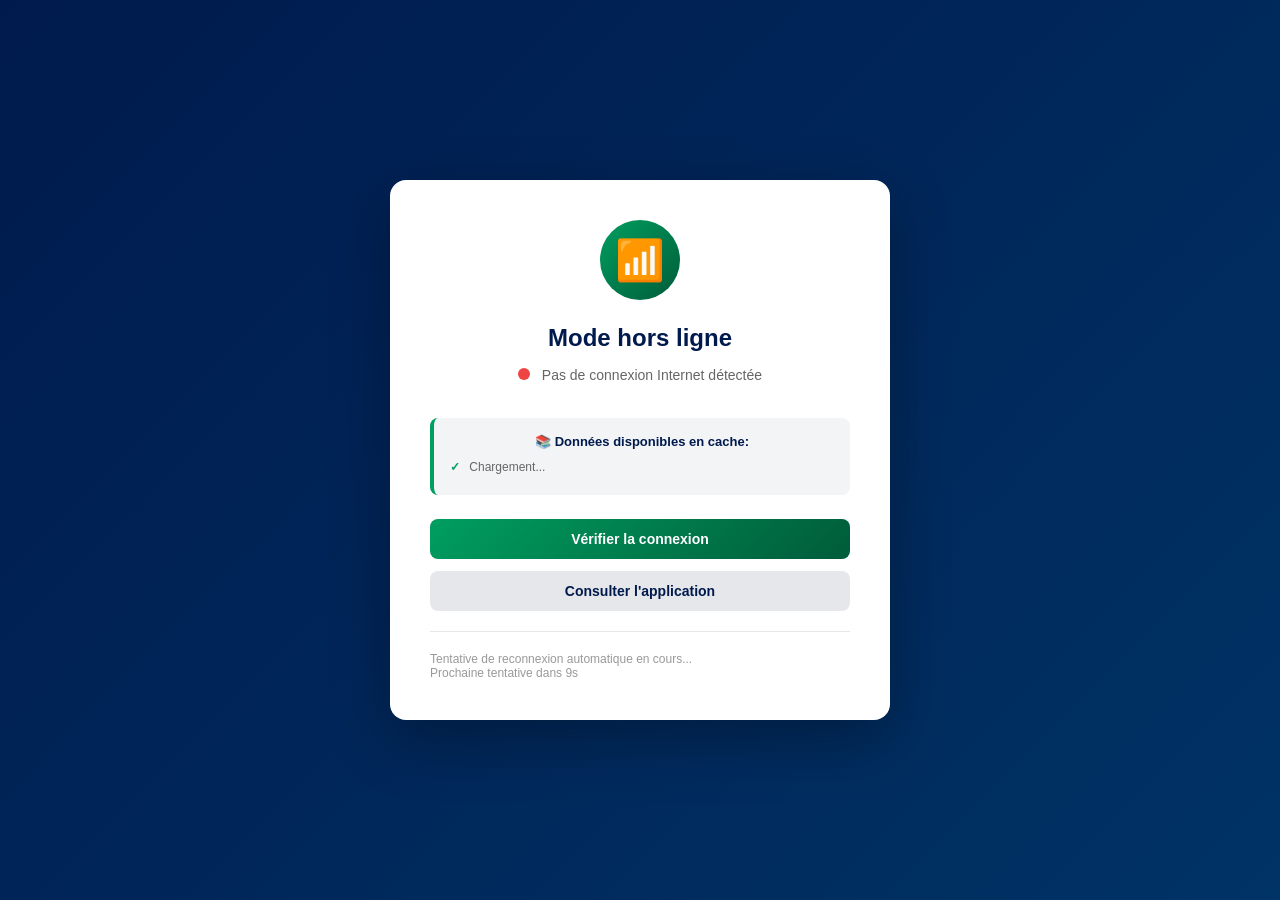
<file: offline.html>
<!DOCTYPE html>
<html lang="fr">
<head>
  <meta charset="UTF-8">
  <meta name="viewport" content="width=device-width, initial-scale=1.0">
  <title>Mode hors ligne - BONGSC</title>
  <style>
    * {
      margin: 0;
      padding: 0;
      box-sizing: border-box;
    }

    body {
      font-family: -apple-system, BlinkMacSystemFont, 'Segoe UI', 'Roboto', 'Oxygen', 'Ubuntu', 'Cantarell', sans-serif;
      background: linear-gradient(135deg, #001a4d 0%, #003366 100%);
      min-height: 100vh;
      display: flex;
      align-items: center;
      justify-content: center;
      padding: 20px;
    }

    .offline-container {
      background: white;
      border-radius: 16px;
      padding: 40px;
      max-width: 500px;
      width: 100%;
      text-align: center;
      box-shadow: 0 20px 60px rgba(0, 0, 0, 0.3);
      animation: slideUp 0.5s ease;
    }

    @keyframes slideUp {
      from {
        opacity: 0;
        transform: translateY(20px);
      }
      to {
        opacity: 1;
        transform: translateY(0);
      }
    }

    .offline-icon {
      width: 80px;
      height: 80px;
      margin: 0 auto 24px;
      background: linear-gradient(135deg, #009e60 0%, #005c39 100%);
      border-radius: 50%;
      display: flex;
      align-items: center;
      justify-content: center;
      font-size: 40px;
      color: white;
    }

    h1 {
      font-size: 24px;
      color: #001a4d;
      margin-bottom: 12px;
      font-weight: 700;
    }

    .status-text {
      font-size: 14px;
      color: #666;
      margin-bottom: 32px;
      line-height: 1.6;
    }

    .status-indicator {
      display: inline-block;
      width: 12px;
      height: 12px;
      border-radius: 50%;
      background: #ef4444;
      margin-right: 8px;
      animation: pulse 2s infinite;
    }

    @keyframes pulse {
      0%, 100% {
        opacity: 1;
      }
      50% {
        opacity: 0.5;
      }
    }

    .cached-data {
      background: #f3f4f6;
      border-left: 4px solid #009e60;
      padding: 16px;
      border-radius: 8px;
      margin-bottom: 24px;
      text-align: left;
    }

    .cached-data h3 {
      font-size: 13px;
      font-weight: 700;
      color: #001a4d;
      margin-bottom: 8px;
    }

    .cached-data ul {
      list-style: none;
      font-size: 12px;
      color: #666;
      line-height: 1.8;
    }

    .cached-data li:before {
      content: "✓ ";
      color: #009e60;
      font-weight: bold;
      margin-right: 6px;
    }

    .button-group {
      display: grid;
      grid-template-columns: 1fr;
      gap: 12px;
    }

    button {
      padding: 12px 24px;
      border: none;
      border-radius: 8px;
      font-size: 14px;
      font-weight: 600;
      cursor: pointer;
      transition: all 0.2s;
      font-family: inherit;
    }

    .btn-primary {
      background: linear-gradient(135deg, #009e60 0%, #005c39 100%);
      color: white;
    }

    .btn-primary:active {
      transform: scale(0.98);
    }

    .btn-secondary {
      background: #e5e7eb;
      color: #001a4d;
    }

    .btn-secondary:active {
      transform: scale(0.98);
    }

    .reconnect-timer {
      font-size: 12px;
      color: #999;
      margin-top: 20px;
      padding-top: 20px;
      border-top: 1px solid #e5e7eb;
    }

    .spinner {
      display: inline-block;
      width: 16px;
      height: 16px;
      border: 2px solid #e5e7eb;
      border-top-color: #009e60;
      border-radius: 50%;
      animation: spin 1s linear infinite;
      margin-right: 8px;
    }

    @keyframes spin {
      to { transform: rotate(360deg); }
    }
  </style>
<style id="gsc-layout-global">
h1,h2,h3,h4,h5,h6,
[class*="title"]:not(button):not(a):not(input):not(select):not(textarea):not(label):not(th):not(td):not(.no-justify){text-align:center!important;text-wrap:balance}
p:not(button):not(a):not(input):not(select):not(textarea):not(label):not(th):not(td):not(.no-justify),
[class*="excerpt"]:not(button):not(a):not(input):not(select):not(textarea):not(label):not(th):not(td):not(.no-justify),
[class*="desc"]:not(button):not(a):not(input):not(select):not(textarea):not(label):not(th):not(td):not(.no-justify),
[class*="paragraph"]:not(button):not(a):not(input):not(select):not(textarea):not(label):not(th):not(td):not(.no-justify),
[class*="intro"]:not(button):not(a):not(input):not(select):not(textarea):not(label):not(th):not(td):not(.no-justify){text-align:justify!important;text-justify:inter-word;hyphens:auto;-webkit-hyphens:auto;overflow-wrap:break-word;text-wrap:pretty}
</style>
</head>
<body>
  <div class="offline-container">
    <div class="offline-icon">📶</div>
    
    <h1>Mode hors ligne</h1>
    
    <div class="status-text">
      <span class="status-indicator"></span>
      Pas de connexion Internet détectée
    </div>

    <div class="cached-data" id="cachedDataList">
      <h3>📚 Données disponibles en cache:</h3>
      <ul id="cacheList">
        <li>Chargement...</li>
      </ul>
    </div>

    <div class="button-group">
      <button class="btn-primary" onclick="tryReconnect()">
        <span id="reconnectText">Vérifier la connexion</span>
      </button>
      <button class="btn-secondary" onclick="goHome()">
        Consulter l'application
      </button>
    </div>

    <div class="reconnect-timer">
      <p>Tentative de reconnexion automatique en cours...</p>
      <p id="timerText">Prochaine tentative dans 10s</p>
    </div>
  </div>

  <script>
    let autoReconnectInterval;
    let secondsLeft = 10;

    // Initialiser le timer
    function startAutoReconnect() {
      secondsLeft = 10;
      updateTimer();
      autoReconnectInterval = setInterval(() => {
        secondsLeft--;
        updateTimer();
        if (secondsLeft <= 0) {
          clearInterval(autoReconnectInterval);
          tryReconnect();
        }
      }, 1000);
    }

    function updateTimer() {
      document.getElementById('timerText').textContent = 
        `Prochaine tentative dans ${secondsLeft}s`;
    }

    // Essayer de se reconnecter
    async function tryReconnect() {
      clearInterval(autoReconnectInterval);
      const btn = document.querySelector('.btn-primary');
      const originalText = btn.innerHTML;
      btn.innerHTML = '<span class="spinner"></span>Test de connexion...';
      btn.disabled = true;

      try {
        const response = await fetch("manifest.json?_="+Date.now(), { method: 'HEAD', cache: 'no-store' });
        if (response.ok) {
          window.location.reload();
          return;
        }
      } catch (error) {
        // Pas de connexion
      }

      btn.innerHTML = originalText;
      btn.disabled = false;
      startAutoReconnect();
    }

    function goHome() {
      window.location.href = '/';
    }

    // Charger la liste des données en cache
    async function loadCachedData() {
      if (!window.storageManager) return;
      
      const cacheList = document.getElementById('cacheList');
      cacheList.innerHTML = '';

      const stores = [
        { name: 'actors', label: 'Acteurs' },
        { name: 'sites', label: 'Sites' },
        { name: 'news', label: 'Actualités' },
        { name: 'session', label: 'Session utilisateur' }
      ];

      for (const store of stores) {
        try {
          const data = await window.storageManager.getAllData(store.name);
          const metadata = await window.storageManager.getMetadata(store.name);
          const count = data.length;
          
          if (count > 0) {
            const lastUpdate = metadata ? new Date(metadata.timestamp).toLocaleDateString('fr-FR') : 'N/A';
            const li = document.createElement('li');
            li.textContent = `${store.label} (${count} éléments, ${lastUpdate})`;
            cacheList.appendChild(li);
          }
        } catch (error) {
          console.error(`Erreur chargement ${store.name}:`, error);
        }
      }

      if (cacheList.children.length === 0) {
        cacheList.innerHTML = '<li>Aucune donnée en cache</li>';
      }
    }

    // Écouter la reconnexion
    window.addEventListener('online', () => {
      window.location.reload();
    });

    // Initialiser à la charge
    document.addEventListener('DOMContentLoaded', () => {
      loadCachedData();
      startAutoReconnect();
    });

    // Importer le storage manager si disponible
    if (document.readyState === 'loading') {
      const script = document.createElement('script');
      script.src = 'storage-manager.js';
      script.onload = loadCachedData;
      document.head.appendChild(script);
    }
  </script>
</body>
</html>
</file>
